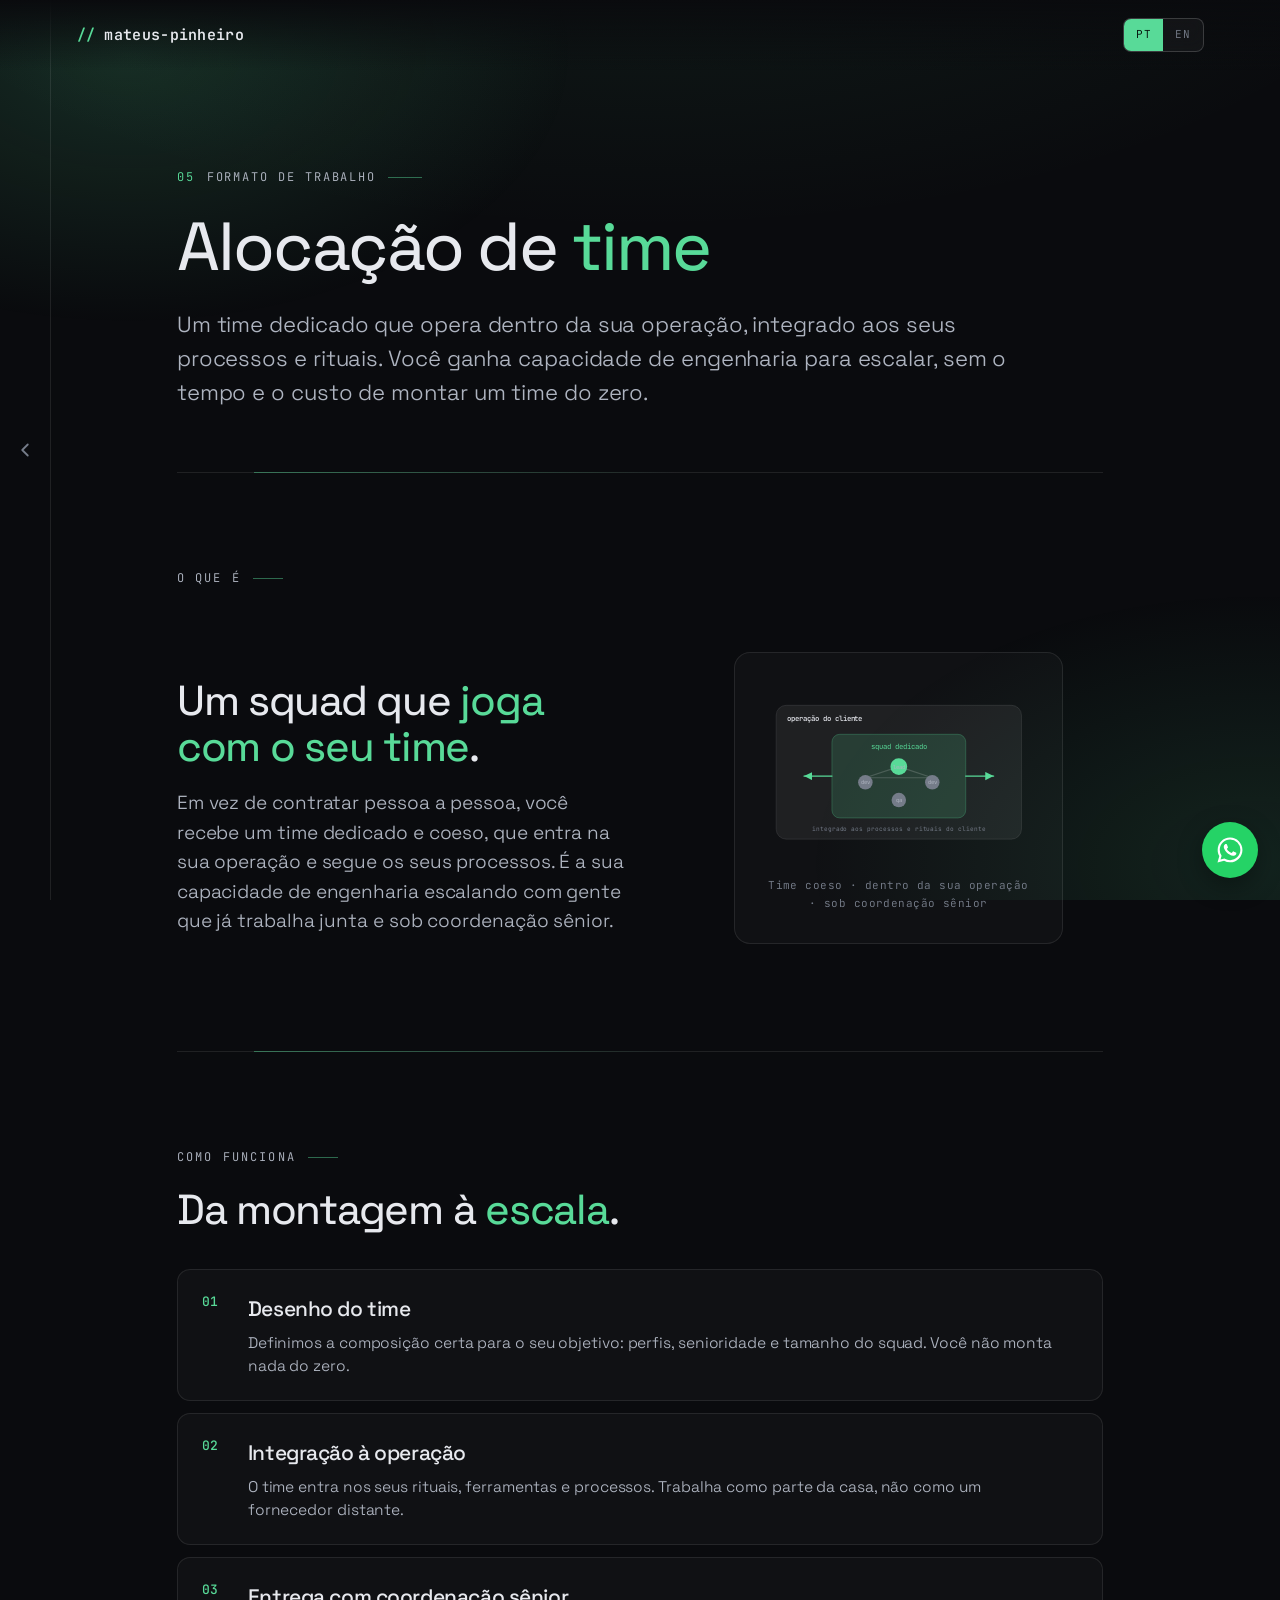
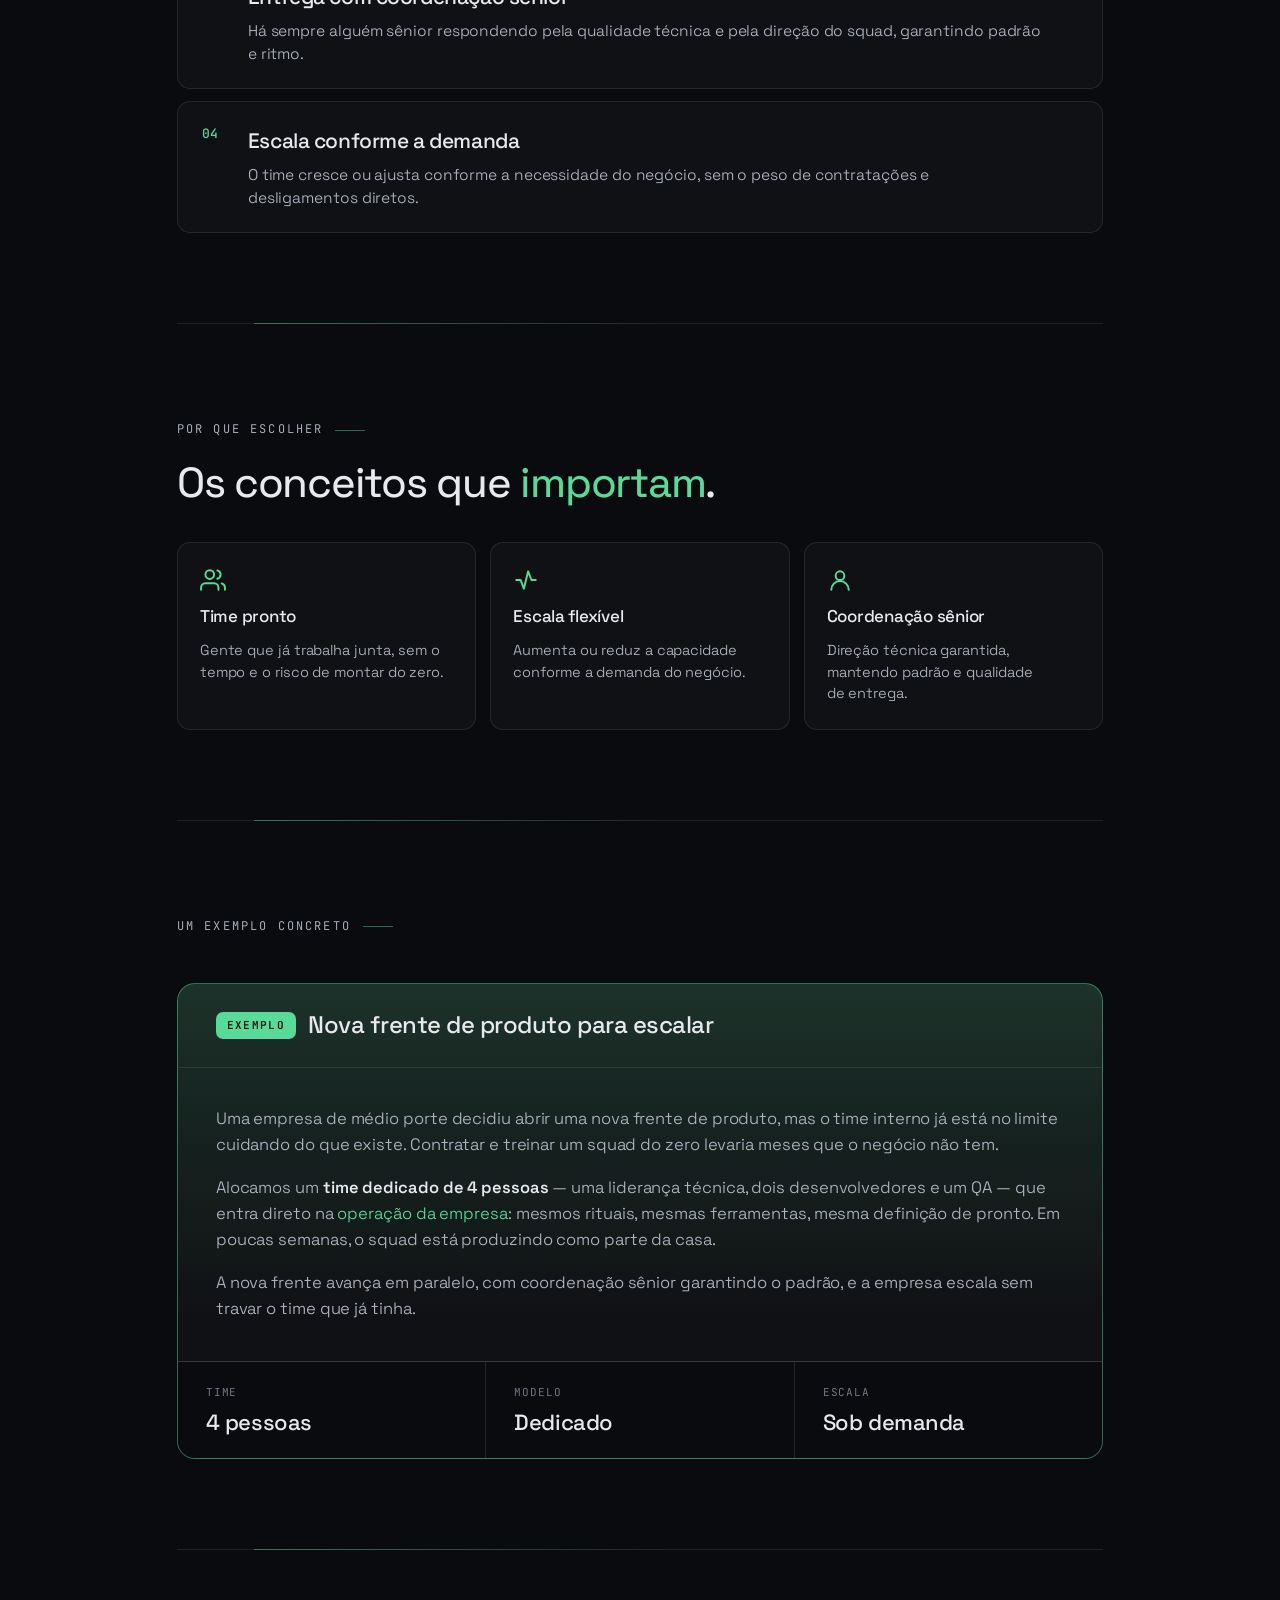
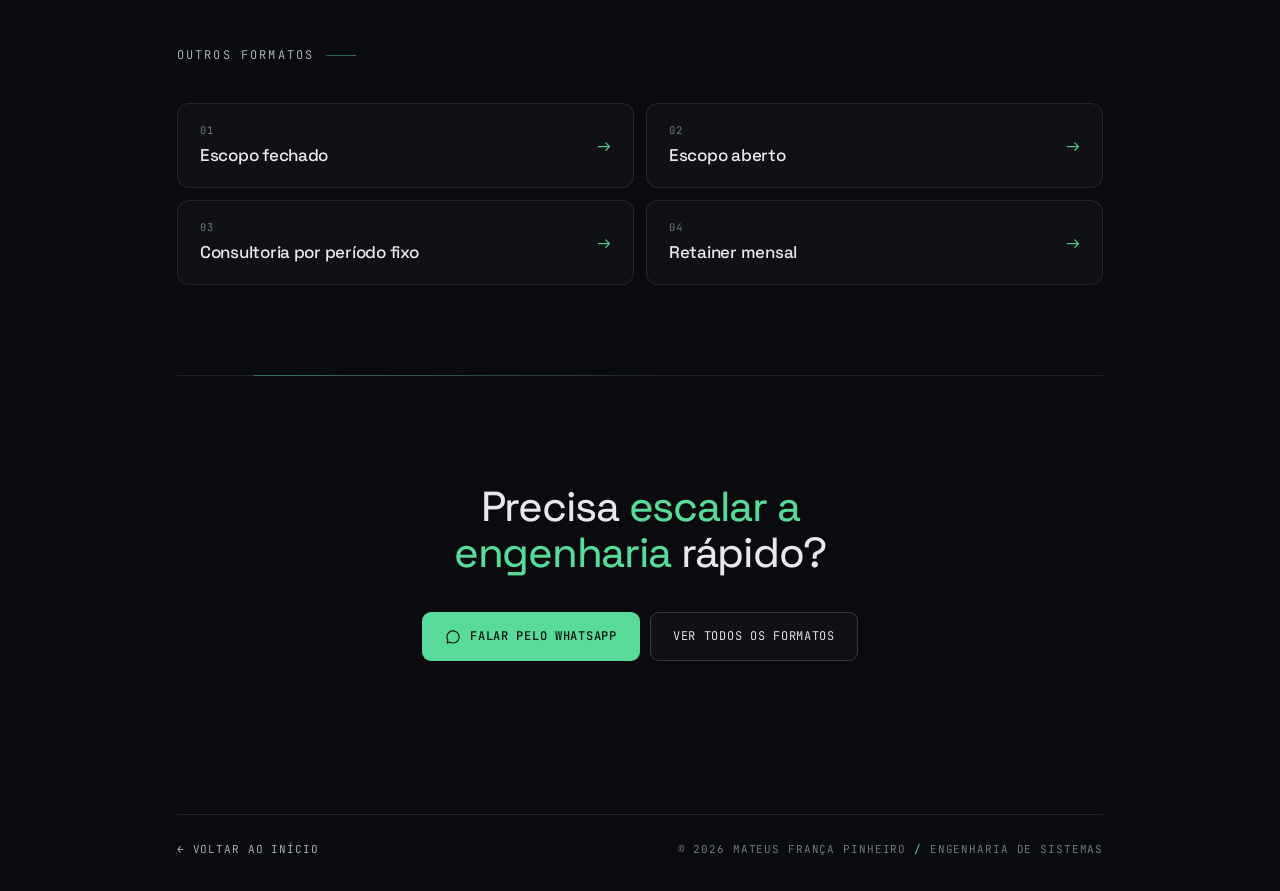
<file: formatos/alocacao-de-time.html>
<!doctype html>
<html lang="pt-BR">
<head>
<meta charset="utf-8">
<meta name="viewport" content="width=device-width, initial-scale=1">
<title>Alocação de time · Formatos de trabalho — Mateus Pinheiro</title>
<link rel="icon" href="../favicon.ico" sizes="any">
<meta name="description" content="Alocação de time: um time dedicado que opera dentro da operação do cliente, integrado aos processos, escalando a capacidade de engenharia.">
<meta name="theme-color" content="#0a0b0e">
<link rel="preconnect" href="https://fonts.googleapis.com">
<link rel="preconnect" href="https://fonts.gstatic.com" crossorigin>
<link href="https://fonts.googleapis.com/css2?family=Space+Grotesk:wght@300..700&family=JetBrains+Mono:wght@400;500;600&display=swap" rel="stylesheet">
<link rel="stylesheet" href="format.css">
</head>

<body class="lang-pt" data-accent="signal">
<div class="bg"></div>
<div class="fx"></div>

<a class="back-rail" href="../index.html#trabalhamos" aria-label="Voltar ao início" title="Voltar">
  <svg viewBox="0 0 24 24" fill="none" stroke="currentColor" stroke-width="2" stroke-linecap="round" stroke-linejoin="round" aria-hidden="true"><polyline points="15 18 9 12 15 6"></polyline></svg>
</a>

<div class="topbar">
  <a class="brand" href="../index.html"><span class="mk">//</span> mateus-pinheiro</a>
  <div class="topbar-right">
    <div class="lang-toggle" id="langToggle">
      <button data-lang="pt" class="active">PT</button>
      <button data-lang="en">EN</button>
    </div>
  </div>
</div>

<main class="wrap">

  <!-- ===== HERO ===== -->
  <header class="fmt-hero">
    <div class="fmt-eyebrow reveal"><span class="no">05</span><span class="pt">Formato de trabalho</span><span class="en">Engagement format</span></div>
    <h1 class="fmt-title reveal"><span class="pt">Alocação de <em>time</em></span><span class="en">Team <em>allocation</em></span></h1>
    <p class="fmt-lead reveal"><span class="pt">Um time dedicado que opera dentro da sua operação, integrado aos seus processos e rituais. Você ganha capacidade de engenharia para escalar, sem o tempo e o custo de montar um time do zero.</span><span class="en">A dedicated team that operates inside your operation, integrated into your processes and rituals. You gain engineering capacity to scale, without the time and cost of building a team from scratch.</span></p>
  </header>

  <!-- ===== O QUE É ===== -->
  <section class="sec">
    <div class="sec-eyebrow reveal"><span class="pt">O que é</span><span class="en">What it is</span></div>
    <div class="split">
      <div class="reveal">
        <h2 class="sec-h"><span class="pt">Um squad que <em>joga com o seu time</em>.</span><span class="en">A squad that <em>plays on your side</em>.</span></h2>
        <p class="sec-lead"><span class="pt">Em vez de contratar pessoa a pessoa, você recebe um time dedicado e coeso, que entra na sua operação e segue os seus processos. É a sua capacidade de engenharia escalando com gente que já trabalha junta e sob coordenação sênior.</span><span class="en">Instead of hiring person by person, you get a dedicated, cohesive team that joins your operation and follows your processes. It's your engineering capacity scaling with people who already work together, under senior coordination.</span></p>
      </div>
      <figure class="figure reveal">
        <svg viewBox="0 0 480 320" role="img" aria-label="Diagrama de alocação de time">
          <!-- client operation boundary -->
          <rect class="dg-box" x="20" y="40" width="440" height="240" rx="18"/>
          <text class="dg-label-strong" x="40" y="68" text-anchor="start"><tspan class="pt">operação do cliente</tspan><tspan class="en">client operation</tspan></text>

          <!-- dedicated squad cluster -->
          <rect class="dg-box-accent" x="120" y="92" width="240" height="150" rx="14"/>
          <text class="dg-label-accent" x="240" y="118" text-anchor="middle"><tspan class="pt">squad dedicado</tspan><tspan class="en">dedicated squad</tspan></text>

          <!-- role nodes connected -->
          <line class="dg-track" x1="180" y1="170" x2="240" y2="150"/>
          <line class="dg-track" x1="300" y1="170" x2="240" y2="150"/>
          <line class="dg-track" x1="180" y1="170" x2="300" y2="170"/>
          <circle class="dg-dot" cx="240" cy="150" r="15"/>
          <text class="dg-label" x="240" y="155" text-anchor="middle" style="font-size:10px">lead</text>
          <circle class="dg-dot-mute" cx="180" cy="178" r="13"/>
          <text class="dg-label" x="180" y="182" text-anchor="middle" style="font-size:10px">dev</text>
          <circle class="dg-dot-mute" cx="300" cy="178" r="13"/>
          <text class="dg-label" x="300" y="182" text-anchor="middle" style="font-size:10px">dev</text>
          <circle class="dg-dot-mute" cx="240" cy="210" r="13"/>
          <text class="dg-label" x="240" y="214" text-anchor="middle" style="font-size:10px">qa</text>

          <!-- integration arrows to operation -->
          <line class="dg-fill" x1="120" y1="167" x2="70" y2="167" marker-end="url(#ar5)"/>
          <line class="dg-fill" x1="360" y1="167" x2="410" y2="167" marker-end="url(#ar5)"/>
          <defs><marker id="ar5" markerWidth="9" markerHeight="9" refX="6" refY="3" orient="auto"><path d="M0 0 L6 3 L0 6 z" fill="var(--accent)"/></marker></defs>
          <text class="dg-axis" x="240" y="266" text-anchor="middle"><tspan class="pt">integrado aos processos e rituais do cliente</tspan><tspan class="en">integrated into the client's processes and rituals</tspan></text>
        </svg>
        <figcaption><span class="pt">Time coeso · dentro da sua operação · sob coordenação sênior</span><span class="en">A cohesive team · inside your operation · under senior coordination</span></figcaption>
      </figure>
    </div>
  </section>

  <!-- ===== COMO FUNCIONA ===== -->
  <section class="sec">
    <div class="sec-eyebrow reveal"><span class="pt">Como funciona</span><span class="en">How it works</span></div>
    <h2 class="sec-h reveal"><span class="pt">Da montagem à <em>escala</em>.</span><span class="en">From assembly to <em>scale</em>.</span></h2>
    <div class="flow">
      <div class="flow-item reveal">
        <h3><span class="pt">Desenho do time</span><span class="en">Team design</span></h3>
        <p><span class="pt">Definimos a composição certa para o seu objetivo: perfis, senioridade e tamanho do squad. Você não monta nada do zero.</span><span class="en">We define the right composition for your goal: profiles, seniority and squad size. You build nothing from scratch.</span></p>
      </div>
      <div class="flow-item reveal">
        <h3><span class="pt">Integração à operação</span><span class="en">Integration into the operation</span></h3>
        <p><span class="pt">O time entra nos seus rituais, ferramentas e processos. Trabalha como parte da casa, não como um fornecedor distante.</span><span class="en">The team joins your rituals, tools and processes. It works as part of the house, not as a distant vendor.</span></p>
      </div>
      <div class="flow-item reveal">
        <h3><span class="pt">Entrega com coordenação sênior</span><span class="en">Delivery under senior coordination</span></h3>
        <p><span class="pt">Há sempre alguém sênior respondendo pela qualidade técnica e pela direção do squad, garantindo padrão e ritmo.</span><span class="en">There is always a senior accountable for technical quality and the squad's direction, ensuring standard and pace.</span></p>
      </div>
      <div class="flow-item reveal">
        <h3><span class="pt">Escala conforme a demanda</span><span class="en">Scaling with demand</span></h3>
        <p><span class="pt">O time cresce ou ajusta conforme a necessidade do negócio, sem o peso de contratações e desligamentos diretos.</span><span class="en">The team grows or adjusts with the business need, without the burden of direct hires and layoffs.</span></p>
      </div>
    </div>
  </section>

  <!-- ===== CONCEITOS ===== -->
  <section class="sec">
    <div class="sec-eyebrow reveal"><span class="pt">Por que escolher</span><span class="en">Why choose it</span></div>
    <h2 class="sec-h reveal"><span class="pt">Os conceitos que <em>importam</em>.</span><span class="en">The concepts that <em>matter</em>.</span></h2>
    <div class="cards">
      <div class="card reveal">
        <svg class="ico" viewBox="0 0 24 24" fill="none" stroke="currentColor" stroke-width="1.8" stroke-linecap="round" stroke-linejoin="round"><path d="M17 21v-2a4 4 0 0 0-4-4H5a4 4 0 0 0-4 4v2"/><circle cx="9" cy="7" r="4"/><path d="M23 21v-2a4 4 0 0 0-3-3.87"/><path d="M16 3.13a4 4 0 0 1 0 7.75"/></svg>
        <h3><span class="pt">Time pronto</span><span class="en">A ready team</span></h3>
        <p><span class="pt">Gente que já trabalha junta, sem o tempo e o risco de montar do zero.</span><span class="en">People who already work together, without the time and risk of starting from scratch.</span></p>
      </div>
      <div class="card reveal">
        <svg class="ico" viewBox="0 0 24 24" fill="none" stroke="currentColor" stroke-width="1.8" stroke-linecap="round" stroke-linejoin="round"><path d="M3 12h4l3 8 4-16 3 8h4"/></svg>
        <h3><span class="pt">Escala flexível</span><span class="en">Flexible scale</span></h3>
        <p><span class="pt">Aumenta ou reduz a capacidade conforme a demanda do negócio.</span><span class="en">Increase or reduce capacity according to business demand.</span></p>
      </div>
      <div class="card reveal">
        <svg class="ico" viewBox="0 0 24 24" fill="none" stroke="currentColor" stroke-width="1.8" stroke-linecap="round" stroke-linejoin="round"><circle cx="12" cy="8" r="4"/><path d="M4 21a8 8 0 0 1 16 0"/></svg>
        <h3><span class="pt">Coordenação sênior</span><span class="en">Senior coordination</span></h3>
        <p><span class="pt">Direção técnica garantida, mantendo padrão e qualidade de entrega.</span><span class="en">Guaranteed technical direction, keeping delivery standard and quality.</span></p>
      </div>
    </div>
  </section>

  <!-- ===== EXEMPLO ===== -->
  <section class="sec">
    <div class="sec-eyebrow reveal"><span class="pt">Um exemplo concreto</span><span class="en">A concrete example</span></div>
    <div class="example reveal">
      <div class="example-head">
        <span class="example-tag"><span class="pt">Exemplo</span><span class="en">Example</span></span>
        <span class="example-title"><span class="pt">Nova frente de produto para escalar</span><span class="en">A new product front to scale</span></span>
      </div>
      <div class="example-body">
        <p><span class="pt">Uma empresa de médio porte decidiu abrir uma nova frente de produto, mas o time interno já está no limite cuidando do que existe. Contratar e treinar um squad do zero levaria meses que o negócio não tem.</span><span class="en">A mid-sized company decided to open a new product front, but the internal team is already at its limit handling what exists. Hiring and training a squad from scratch would take months the business doesn't have.</span></p>
        <p><span class="pt">Alocamos um <strong>time dedicado de 4 pessoas</strong> — uma liderança técnica, dois desenvolvedores e um QA — que entra direto na <span class="accent">operação da empresa</span>: mesmos rituais, mesmas ferramentas, mesma definição de pronto. Em poucas semanas, o squad está produzindo como parte da casa.</span><span class="en">We allocate a <strong>dedicated team of 4 people</strong> — a tech lead, two developers and a QA — that plugs straight into the <span class="accent">company's operation</span>: same rituals, same tools, same definition of done. Within a few weeks, the squad is producing as part of the house.</span></p>
        <p><span class="pt">A nova frente avança em paralelo, com coordenação sênior garantindo o padrão, e a empresa escala sem travar o time que já tinha.</span><span class="en">The new front advances in parallel, with senior coordination ensuring the standard, and the company scales without stalling the team it already had.</span></p>
      </div>
      <div class="example-grid">
        <div class="cell"><div class="k"><span class="pt">Time</span><span class="en">Team</span></div><div class="v"><span class="pt">4 pessoas</span><span class="en">4 people</span></div></div>
        <div class="cell"><div class="k"><span class="pt">Modelo</span><span class="en">Model</span></div><div class="v"><span class="pt">Dedicado</span><span class="en">Dedicated</span></div></div>
        <div class="cell"><div class="k"><span class="pt">Escala</span><span class="en">Scale</span></div><div class="v"><span class="pt">Sob demanda</span><span class="en">On demand</span></div></div>
      </div>
    </div>
  </section>

  <!-- ===== OUTROS FORMATOS ===== -->
  <section class="sec">
    <div class="sec-eyebrow reveal"><span class="pt">Outros formatos</span><span class="en">Other formats</span></div>
    <div class="others">
      <a class="other reveal" href="escopo-fechado.html"><span class="ol"><span class="ok">01</span><span class="ov"><span class="pt">Escopo fechado</span><span class="en">Fixed scope</span></span></span><span class="arr">→</span></a>
      <a class="other reveal" href="escopo-aberto.html"><span class="ol"><span class="ok">02</span><span class="ov"><span class="pt">Escopo aberto</span><span class="en">Open scope</span></span></span><span class="arr">→</span></a>
      <a class="other reveal" href="consultoria.html"><span class="ol"><span class="ok">03</span><span class="ov"><span class="pt">Consultoria por período fixo</span><span class="en">Fixed-term consulting</span></span></span><span class="arr">→</span></a>
      <a class="other reveal" href="retainer-mensal.html"><span class="ol"><span class="ok">04</span><span class="ov"><span class="pt">Retainer mensal</span><span class="en">Monthly retainer</span></span></span><span class="arr">→</span></a>
    </div>
  </section>

  <!-- ===== CTA ===== -->
  <section class="sec cta">
    <h2 class="sec-h reveal" style="margin-left:auto;margin-right:auto;max-width:24ch;"><span class="pt">Precisa <em>escalar a engenharia</em> rápido?</span><span class="en">Need to <em>scale engineering</em> fast?</span></h2>
    <nav class="links reveal">
      <a class="btn primary" href="https://wa.me/5511999498491?text=Ol%C3%A1%20Mateus%2C%20tenho%20interesse%20no%20formato%20de%20aloca%C3%A7%C3%A3o%20de%20time." target="_blank" rel="noopener">
        <svg class="ic" viewBox="0 0 24 24" fill="currentColor"><path d="M19.05 4.91A9.82 9.82 0 0 0 12.04 2C6.58 2 2.13 6.45 2.13 11.91c0 1.75.46 3.45 1.32 4.95L2 22l5.25-1.38a9.9 9.9 0 0 0 4.79 1.22h.01c5.46 0 9.91-4.45 9.91-9.91 0-2.65-1.03-5.14-2.91-7.02zM12.05 20.1h-.01a8.2 8.2 0 0 1-4.18-1.15l-.3-.18-3.12.82.83-3.04-.2-.31a8.2 8.2 0 0 1-1.26-4.36c0-4.54 3.7-8.24 8.25-8.24a8.2 8.2 0 0 1 5.83 2.42 8.2 8.2 0 0 1 2.41 5.83c0 4.54-3.7 8.24-8.25 8.24z"/></svg>
        <span class="pt">Falar pelo WhatsApp</span><span class="en">Talk on WhatsApp</span>
      </a>
      <a class="btn" href="../index.html#trabalhamos"><span class="pt">Ver todos os formatos</span><span class="en">See all formats</span></a>
    </nav>
  </section>

  <footer class="foot">
    <div><a href="../index.html"><span class="pt">← Voltar ao início</span><span class="en">← Back to home</span></a></div>
    <div>© 2026 Mateus&nbsp;França&nbsp;Pinheiro <span class="dot">/</span> <span class="pt">engenharia de sistemas</span><span class="en">systems engineering</span></div>
  </footer>
</main>

<a class="wa-fab" id="waFab" href="https://wa.me/5511999498491?text=Ol%C3%A1%20Mateus%2C%20vi%20seu%20site%20e%20gostaria%20de%20conversar." data-phone="5511999498491" data-pt="Olá Mateus, tenho interesse no formato de alocação de time." data-en="Hi Mateus, I'm interested in the team allocation format." target="_blank" rel="noopener" aria-label="WhatsApp">
  <svg viewBox="0 0 24 24" fill="currentColor" aria-hidden="true"><path d="M19.05 4.91A9.82 9.82 0 0 0 12.04 2C6.58 2 2.13 6.45 2.13 11.91c0 1.75.46 3.45 1.32 4.95L2 22l5.25-1.38a9.9 9.9 0 0 0 4.79 1.22h.01c5.46 0 9.91-4.45 9.91-9.91 0-2.65-1.03-5.14-2.91-7.02zM12.05 20.1h-.01a8.2 8.2 0 0 1-4.18-1.15l-.3-.18-3.12.82.83-3.04-.2-.31a8.2 8.2 0 0 1-1.26-4.36c0-4.54 3.7-8.24 8.25-8.24a8.2 8.2 0 0 1 5.83 2.42 8.2 8.2 0 0 1 2.41 5.83c0 4.54-3.7 8.24-8.25 8.24zm4.52-6.16c-.25-.12-1.47-.72-1.69-.81-.23-.08-.39-.12-.56.12-.16.25-.64.81-.78.97-.14.17-.29.19-.54.06-.25-.12-1.05-.39-1.99-1.23-.74-.66-1.23-1.47-1.38-1.72-.14-.25-.02-.38.11-.51.11-.11.25-.29.37-.43.12-.14.16-.25.25-.41.08-.17.04-.31-.02-.43-.06-.12-.56-1.34-.76-1.84-.2-.48-.41-.42-.56-.43-.14-.01-.31-.01-.48-.01-.17 0-.43.06-.66.31-.23.25-.86.85-.86 2.07 0 1.22.89 2.4 1.01 2.56.12.17 1.75 2.67 4.23 3.74.59.26 1.05.41 1.41.52.59.19 1.13.16 1.56.1.48-.07 1.47-.6 1.68-1.18.21-.58.21-1.07.14-1.18-.06-.11-.22-.17-.47-.29z"/></svg>
</a>

<script src="format.js"></script>
</body>
</html>
</file>
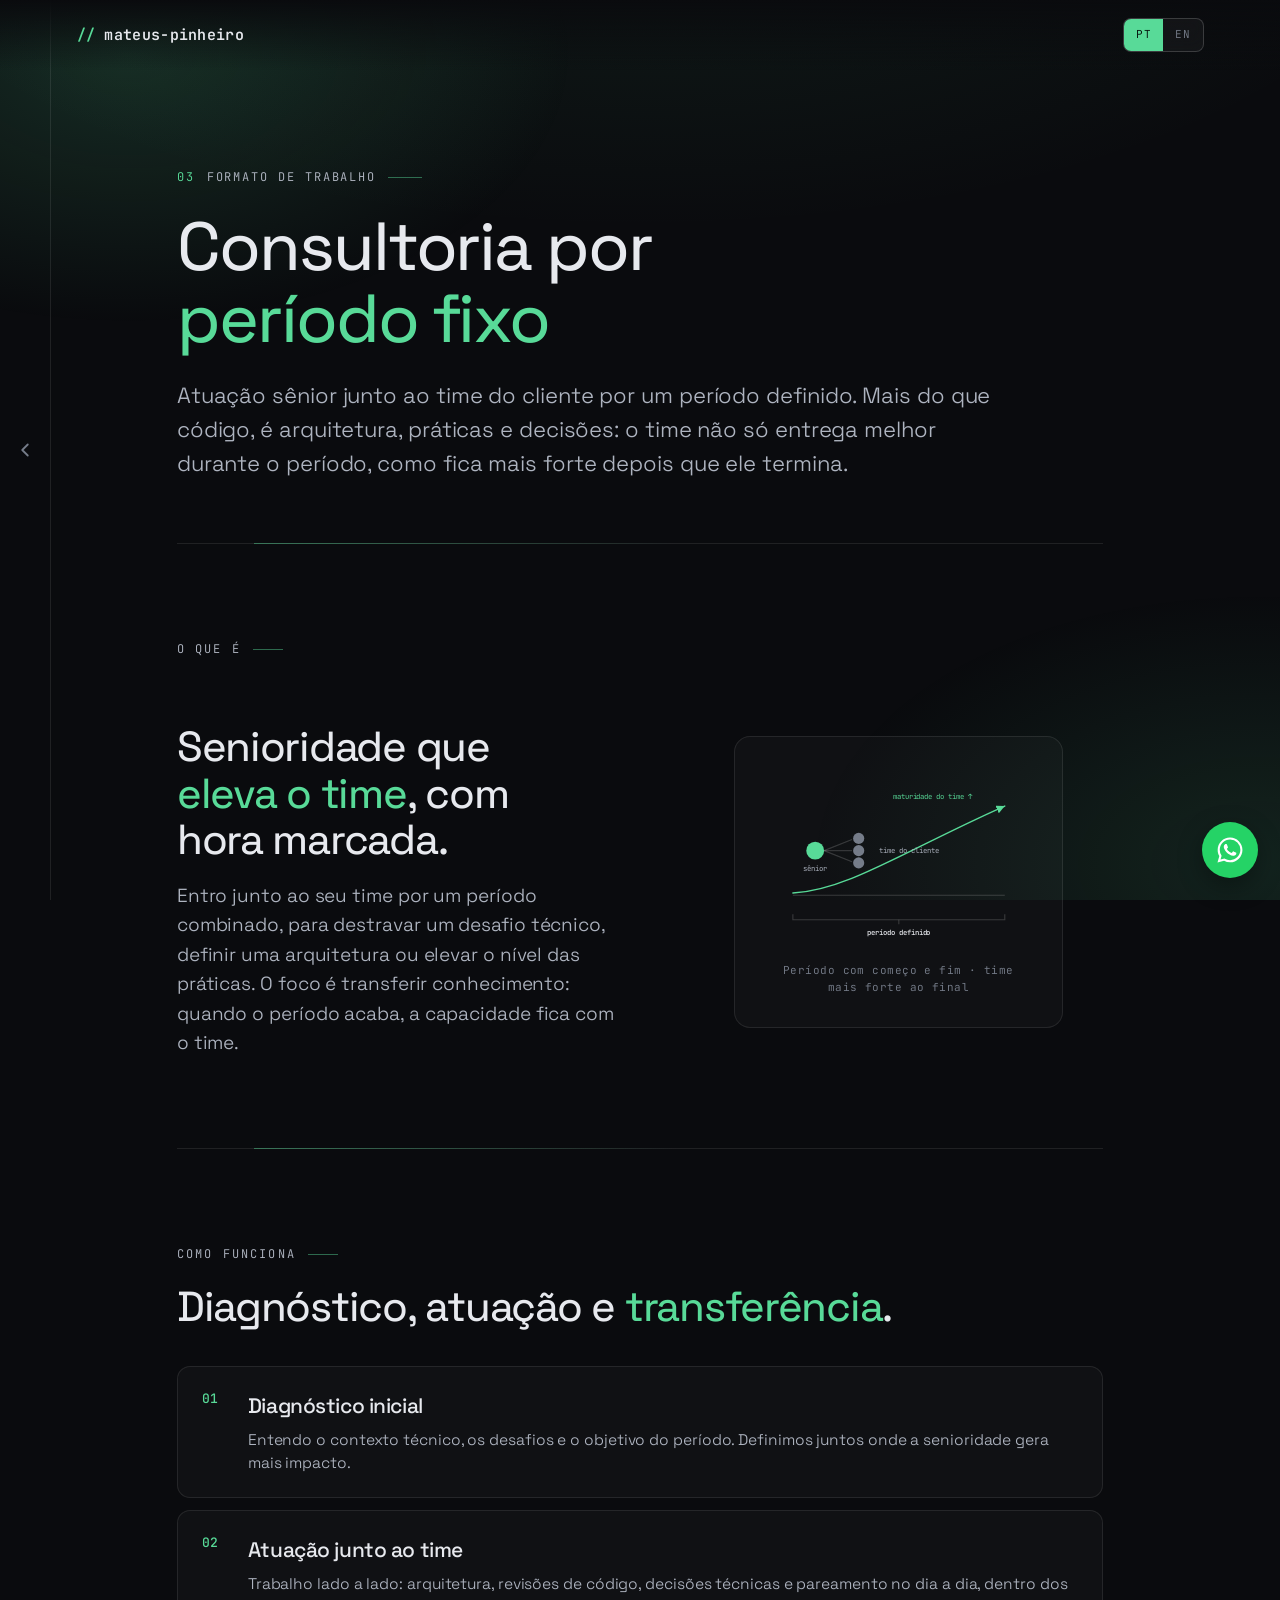
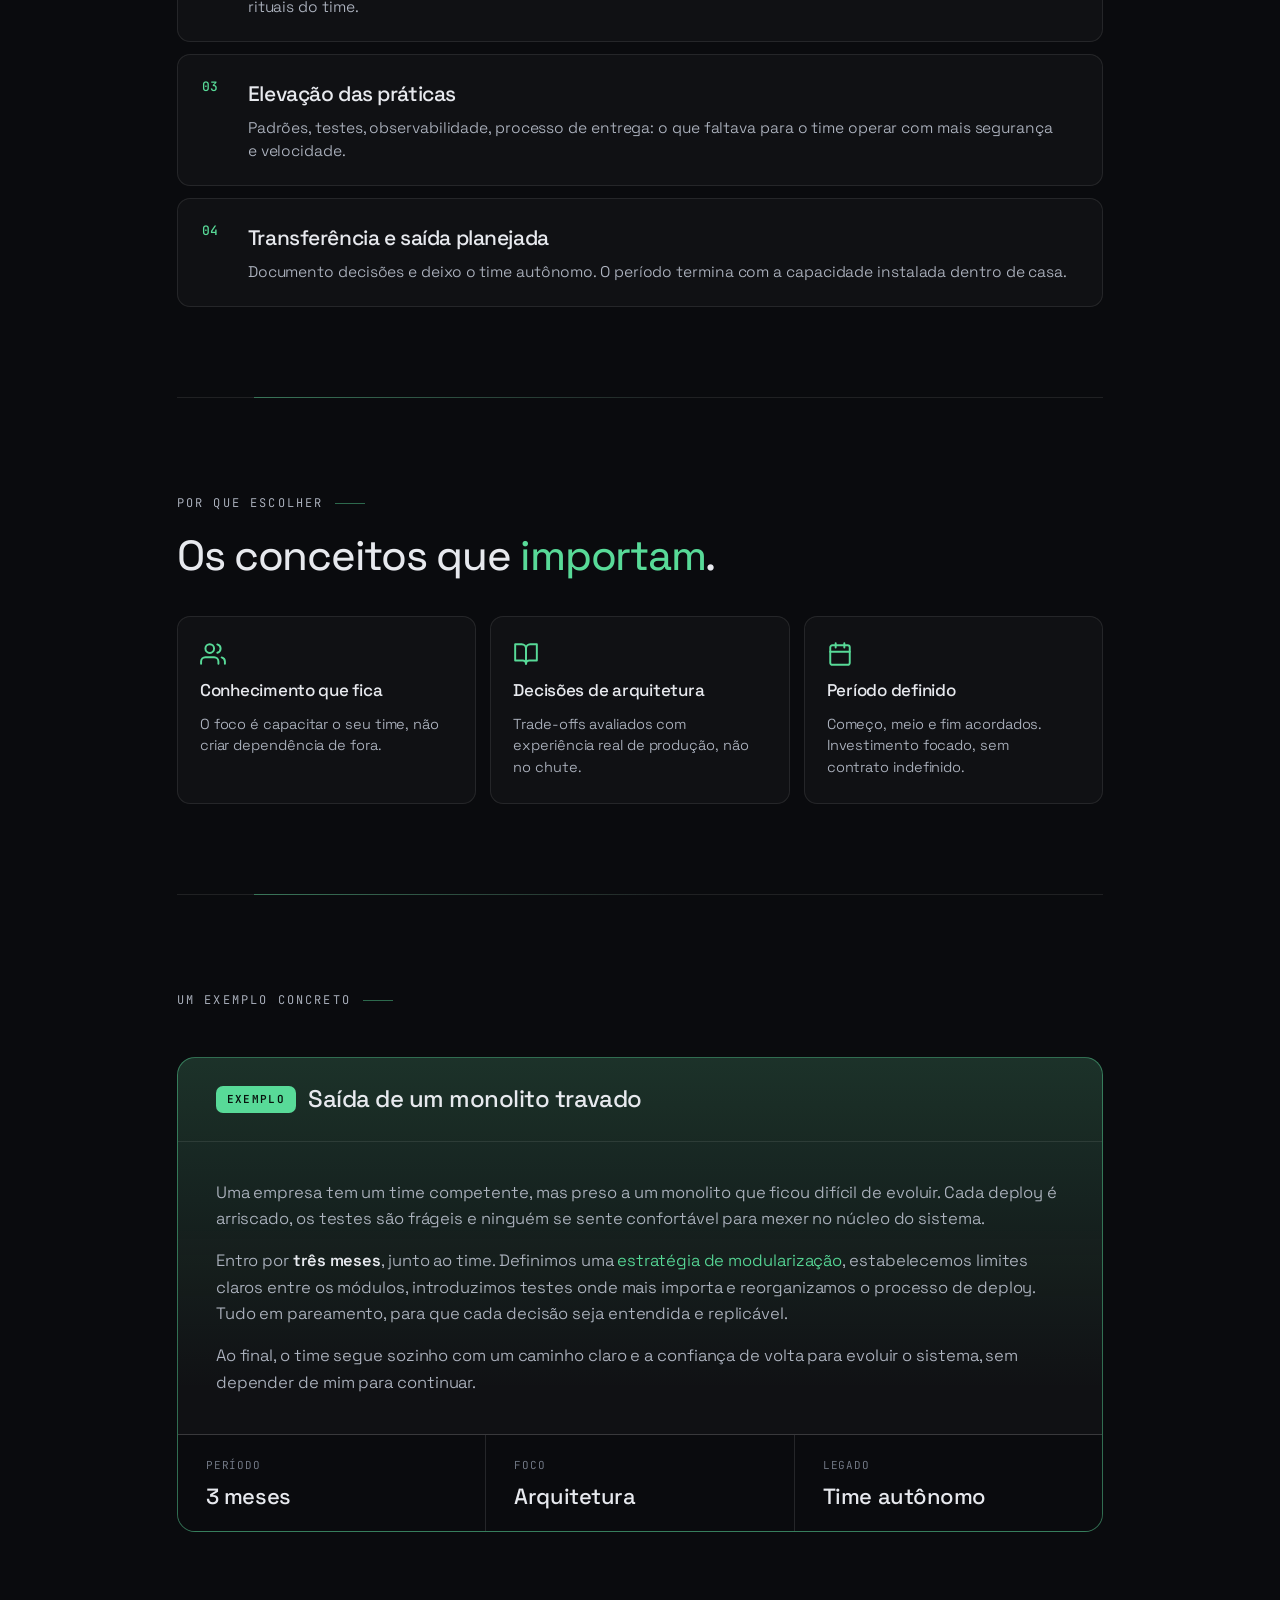
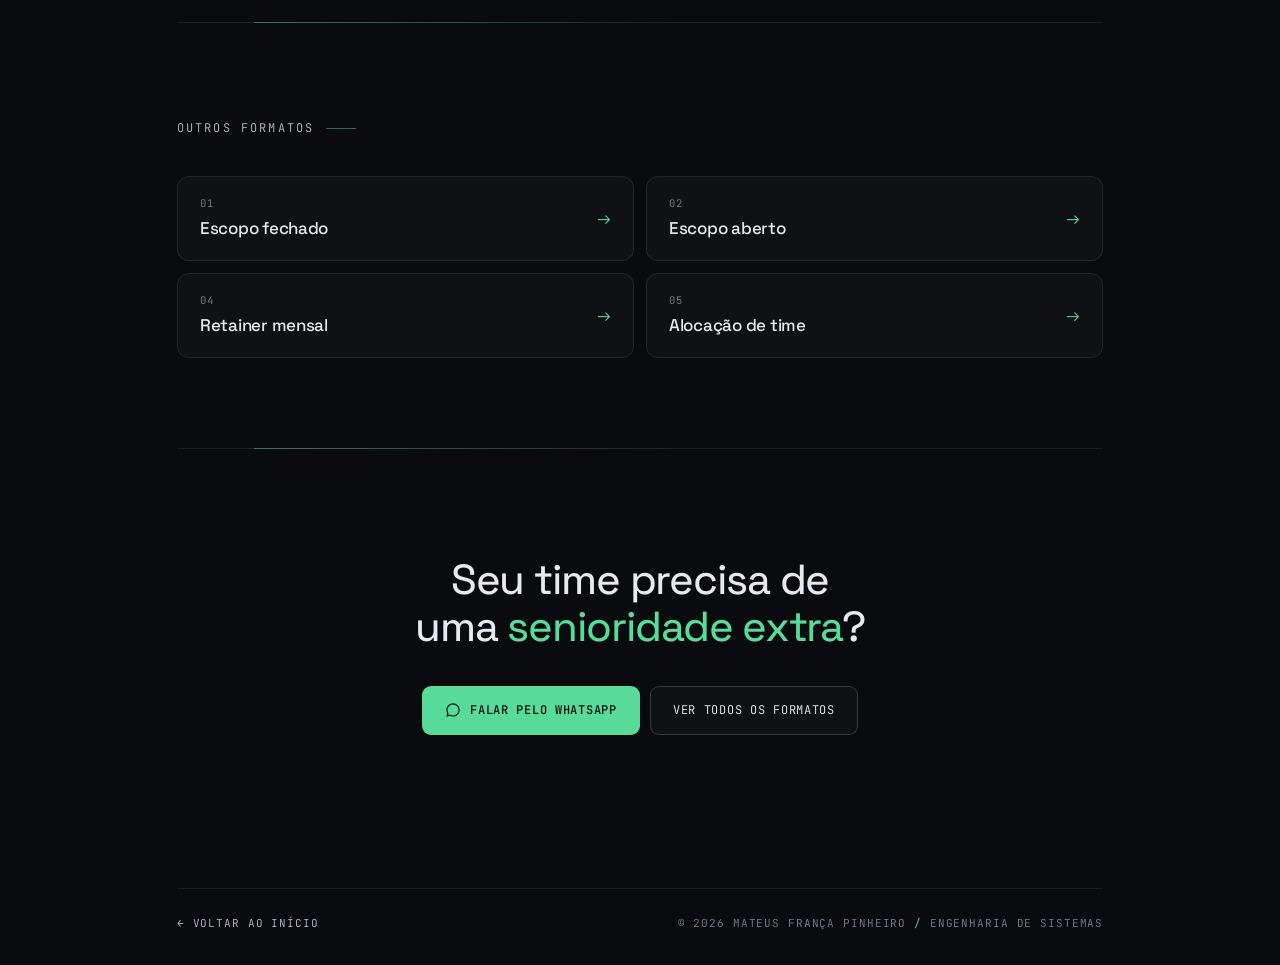
<file: formatos/consultoria.html>
<!doctype html>
<html lang="pt-BR">
<head>
<meta charset="utf-8">
<meta name="viewport" content="width=device-width, initial-scale=1">
<title>Consultoria por período fixo · Formatos de trabalho — Mateus Pinheiro</title>
<link rel="icon" href="../favicon.ico" sizes="any">
<meta name="description" content="Consultoria por período fixo: atuação sênior junto ao time do cliente por um período definido, elevando arquitetura, práticas e maturidade.">
<meta name="theme-color" content="#0a0b0e">
<link rel="preconnect" href="https://fonts.googleapis.com">
<link rel="preconnect" href="https://fonts.gstatic.com" crossorigin>
<link href="https://fonts.googleapis.com/css2?family=Space+Grotesk:wght@300..700&family=JetBrains+Mono:wght@400;500;600&display=swap" rel="stylesheet">
<link rel="stylesheet" href="format.css">
</head>

<body class="lang-pt" data-accent="signal">
<div class="bg"></div>
<div class="fx"></div>

<a class="back-rail" href="../index.html#trabalhamos" aria-label="Voltar ao início" title="Voltar">
  <svg viewBox="0 0 24 24" fill="none" stroke="currentColor" stroke-width="2" stroke-linecap="round" stroke-linejoin="round" aria-hidden="true"><polyline points="15 18 9 12 15 6"></polyline></svg>
</a>

<div class="topbar">
  <a class="brand" href="../index.html"><span class="mk">//</span> mateus-pinheiro</a>
  <div class="topbar-right">
    <div class="lang-toggle" id="langToggle">
      <button data-lang="pt" class="active">PT</button>
      <button data-lang="en">EN</button>
    </div>
  </div>
</div>

<main class="wrap">

  <!-- ===== HERO ===== -->
  <header class="fmt-hero">
    <div class="fmt-eyebrow reveal"><span class="no">03</span><span class="pt">Formato de trabalho</span><span class="en">Engagement format</span></div>
    <h1 class="fmt-title reveal"><span class="pt">Consultoria por <em>período fixo</em></span><span class="en">Fixed-term <em>consulting</em></span></h1>
    <p class="fmt-lead reveal"><span class="pt">Atuação sênior junto ao time do cliente por um período definido. Mais do que código, é arquitetura, práticas e decisões: o time não só entrega melhor durante o período, como fica mais forte depois que ele termina.</span><span class="en">Senior work alongside the client's team for a defined period. More than code, it's architecture, practices and decisions: the team not only delivers better during the period, it stays stronger after it ends.</span></p>
  </header>

  <!-- ===== O QUE É ===== -->
  <section class="sec">
    <div class="sec-eyebrow reveal"><span class="pt">O que é</span><span class="en">What it is</span></div>
    <div class="split">
      <div class="reveal">
        <h2 class="sec-h"><span class="pt">Senioridade que <em>eleva o time</em>, com hora marcada.</span><span class="en">Seniority that <em>lifts the team</em>, with a set end date.</span></h2>
        <p class="sec-lead"><span class="pt">Entro junto ao seu time por um período combinado, para destravar um desafio técnico, definir uma arquitetura ou elevar o nível das práticas. O foco é transferir conhecimento: quando o período acaba, a capacidade fica com o time.</span><span class="en">I join your team for an agreed period to unlock a technical challenge, define an architecture or raise the level of practices. The focus is knowledge transfer: when the period ends, the capability stays with the team.</span></p>
      </div>
      <figure class="figure reveal">
        <svg viewBox="0 0 480 320" role="img" aria-label="Diagrama de consultoria por período fixo">
          <!-- growth curve -->
          <path class="dg-track" d="M50 230 H430"/>
          <path class="dg-fill" d="M50 226 C 150 220, 250 150, 430 70" marker-end="url(#ar3)"/>
          <defs><marker id="ar3" markerWidth="9" markerHeight="9" refX="6" refY="3" orient="auto"><path d="M0 0 L6 3 L0 6 z" fill="var(--accent)"/></marker></defs>
          <text class="dg-label-accent" x="300" y="58" text-anchor="middle"><tspan class="pt">maturidade do time ↑</tspan><tspan class="en">team maturity ↑</tspan></text>

          <!-- senior node + team -->
          <circle class="dg-dot" cx="90" cy="150" r="16"/>
          <text class="dg-label" x="90" y="186" text-anchor="middle"><tspan class="pt">sênior</tspan><tspan class="en">senior</tspan></text>
          <line class="dg-track" x1="106" y1="150" x2="156" y2="130"/>
          <line class="dg-track" x1="106" y1="150" x2="156" y2="150"/>
          <line class="dg-track" x1="106" y1="150" x2="156" y2="170"/>
          <circle class="dg-dot-mute" cx="168" cy="128" r="10"/>
          <circle class="dg-dot-mute" cx="168" cy="150" r="10"/>
          <circle class="dg-dot-mute" cx="168" cy="172" r="10"/>
          <text class="dg-label" x="205" y="154" text-anchor="start"><tspan class="pt">time do cliente</tspan><tspan class="en">client team</tspan></text>

          <!-- fixed period bracket -->
          <path class="dg-track" d="M50 264 V274 H430 V264"/>
          <line class="dg-track" x1="240" y1="274" x2="240" y2="282"/>
          <text class="dg-label-strong" x="240" y="302" text-anchor="middle"><tspan class="pt">período definido</tspan><tspan class="en">defined period</tspan></text>
        </svg>
        <figcaption><span class="pt">Período com começo e fim · time mais forte ao final</span><span class="en">A period with a start and end · a stronger team at the close</span></figcaption>
      </figure>
    </div>
  </section>

  <!-- ===== COMO FUNCIONA ===== -->
  <section class="sec">
    <div class="sec-eyebrow reveal"><span class="pt">Como funciona</span><span class="en">How it works</span></div>
    <h2 class="sec-h reveal"><span class="pt">Diagnóstico, atuação e <em>transferência</em>.</span><span class="en">Diagnosis, hands-on work and <em>handover</em>.</span></h2>
    <div class="flow">
      <div class="flow-item reveal">
        <h3><span class="pt">Diagnóstico inicial</span><span class="en">Initial diagnosis</span></h3>
        <p><span class="pt">Entendo o contexto técnico, os desafios e o objetivo do período. Definimos juntos onde a senioridade gera mais impacto.</span><span class="en">I understand the technical context, the challenges and the goal of the period. Together we define where seniority generates the most impact.</span></p>
      </div>
      <div class="flow-item reveal">
        <h3><span class="pt">Atuação junto ao time</span><span class="en">Working alongside the team</span></h3>
        <p><span class="pt">Trabalho lado a lado: arquitetura, revisões de código, decisões técnicas e pareamento no dia a dia, dentro dos rituais do time.</span><span class="en">I work side by side: architecture, code reviews, technical decisions and day-to-day pairing, inside the team's own rituals.</span></p>
      </div>
      <div class="flow-item reveal">
        <h3><span class="pt">Elevação das práticas</span><span class="en">Raising the practices</span></h3>
        <p><span class="pt">Padrões, testes, observabilidade, processo de entrega: o que faltava para o time operar com mais segurança e velocidade.</span><span class="en">Standards, tests, observability, delivery process: whatever was missing for the team to operate with more safety and speed.</span></p>
      </div>
      <div class="flow-item reveal">
        <h3><span class="pt">Transferência e saída planejada</span><span class="en">Handover and planned exit</span></h3>
        <p><span class="pt">Documento decisões e deixo o time autônomo. O período termina com a capacidade instalada dentro de casa.</span><span class="en">I document decisions and leave the team autonomous. The period ends with the capability installed in-house.</span></p>
      </div>
    </div>
  </section>

  <!-- ===== CONCEITOS ===== -->
  <section class="sec">
    <div class="sec-eyebrow reveal"><span class="pt">Por que escolher</span><span class="en">Why choose it</span></div>
    <h2 class="sec-h reveal"><span class="pt">Os conceitos que <em>importam</em>.</span><span class="en">The concepts that <em>matter</em>.</span></h2>
    <div class="cards">
      <div class="card reveal">
        <svg class="ico" viewBox="0 0 24 24" fill="none" stroke="currentColor" stroke-width="1.8" stroke-linecap="round" stroke-linejoin="round"><path d="M17 21v-2a4 4 0 0 0-4-4H5a4 4 0 0 0-4 4v2"/><circle cx="9" cy="7" r="4"/><path d="M23 21v-2a4 4 0 0 0-3-3.87"/><path d="M16 3.13a4 4 0 0 1 0 7.75"/></svg>
        <h3><span class="pt">Conhecimento que fica</span><span class="en">Knowledge that stays</span></h3>
        <p><span class="pt">O foco é capacitar o seu time, não criar dependência de fora.</span><span class="en">The focus is enabling your team, not creating outside dependency.</span></p>
      </div>
      <div class="card reveal">
        <svg class="ico" viewBox="0 0 24 24" fill="none" stroke="currentColor" stroke-width="1.8" stroke-linecap="round" stroke-linejoin="round"><path d="M2 3h6a4 4 0 0 1 4 4v14a3 3 0 0 0-3-3H2z"/><path d="M22 3h-6a4 4 0 0 0-4 4v14a3 3 0 0 1 3-3h7z"/></svg>
        <h3><span class="pt">Decisões de arquitetura</span><span class="en">Architecture decisions</span></h3>
        <p><span class="pt">Trade-offs avaliados com experiência real de produção, não no chute.</span><span class="en">Trade-offs weighed with real production experience, not guesswork.</span></p>
      </div>
      <div class="card reveal">
        <svg class="ico" viewBox="0 0 24 24" fill="none" stroke="currentColor" stroke-width="1.8" stroke-linecap="round" stroke-linejoin="round"><rect x="3" y="4" width="18" height="18" rx="2"/><path d="M16 2v4M8 2v4M3 10h18"/></svg>
        <h3><span class="pt">Período definido</span><span class="en">Defined period</span></h3>
        <p><span class="pt">Começo, meio e fim acordados. Investimento focado, sem contrato indefinido.</span><span class="en">An agreed start, middle and end. A focused investment, no open-ended contract.</span></p>
      </div>
    </div>
  </section>

  <!-- ===== EXEMPLO ===== -->
  <section class="sec">
    <div class="sec-eyebrow reveal"><span class="pt">Um exemplo concreto</span><span class="en">A concrete example</span></div>
    <div class="example reveal">
      <div class="example-head">
        <span class="example-tag"><span class="pt">Exemplo</span><span class="en">Example</span></span>
        <span class="example-title"><span class="pt">Saída de um monolito travado</span><span class="en">Breaking out of a stuck monolith</span></span>
      </div>
      <div class="example-body">
        <p><span class="pt">Uma empresa tem um time competente, mas preso a um monolito que ficou difícil de evoluir. Cada deploy é arriscado, os testes são frágeis e ninguém se sente confortável para mexer no núcleo do sistema.</span><span class="en">A company has a capable team, but it's stuck with a monolith that became hard to evolve. Every deploy is risky, the tests are fragile and nobody feels comfortable touching the system's core.</span></p>
        <p><span class="pt">Entro por <strong>três meses</strong>, junto ao time. Definimos uma <span class="accent">estratégia de modularização</span>, estabelecemos limites claros entre os módulos, introduzimos testes onde mais importa e reorganizamos o processo de deploy. Tudo em pareamento, para que cada decisão seja entendida e replicável.</span><span class="en">I join for <strong>three months</strong>, alongside the team. We define a <span class="accent">modularization strategy</span>, set clear boundaries between modules, introduce tests where they matter most and reorganize the deploy process. All in pairing, so each decision is understood and repeatable.</span></p>
        <p><span class="pt">Ao final, o time segue sozinho com um caminho claro e a confiança de volta para evoluir o sistema, sem depender de mim para continuar.</span><span class="en">By the end, the team carries on alone with a clear path and the confidence back to evolve the system, without depending on me to continue.</span></p>
      </div>
      <div class="example-grid">
        <div class="cell"><div class="k"><span class="pt">Período</span><span class="en">Period</span></div><div class="v"><span class="pt">3 meses</span><span class="en">3 months</span></div></div>
        <div class="cell"><div class="k"><span class="pt">Foco</span><span class="en">Focus</span></div><div class="v"><span class="pt">Arquitetura</span><span class="en">Architecture</span></div></div>
        <div class="cell"><div class="k"><span class="pt">Legado</span><span class="en">Legacy</span></div><div class="v"><span class="pt">Time autônomo</span><span class="en">Autonomous team</span></div></div>
      </div>
    </div>
  </section>

  <!-- ===== OUTROS FORMATOS ===== -->
  <section class="sec">
    <div class="sec-eyebrow reveal"><span class="pt">Outros formatos</span><span class="en">Other formats</span></div>
    <div class="others">
      <a class="other reveal" href="escopo-fechado.html"><span class="ol"><span class="ok">01</span><span class="ov"><span class="pt">Escopo fechado</span><span class="en">Fixed scope</span></span></span><span class="arr">→</span></a>
      <a class="other reveal" href="escopo-aberto.html"><span class="ol"><span class="ok">02</span><span class="ov"><span class="pt">Escopo aberto</span><span class="en">Open scope</span></span></span><span class="arr">→</span></a>
      <a class="other reveal" href="retainer-mensal.html"><span class="ol"><span class="ok">04</span><span class="ov"><span class="pt">Retainer mensal</span><span class="en">Monthly retainer</span></span></span><span class="arr">→</span></a>
      <a class="other reveal" href="alocacao-de-time.html"><span class="ol"><span class="ok">05</span><span class="ov"><span class="pt">Alocação de time</span><span class="en">Team allocation</span></span></span><span class="arr">→</span></a>
    </div>
  </section>

  <!-- ===== CTA ===== -->
  <section class="sec cta">
    <h2 class="sec-h reveal" style="margin-left:auto;margin-right:auto;max-width:24ch;"><span class="pt">Seu time precisa de uma <em>senioridade extra</em>?</span><span class="en">Does your team need <em>extra seniority</em>?</span></h2>
    <nav class="links reveal">
      <a class="btn primary" href="https://wa.me/5511999498491?text=Ol%C3%A1%20Mateus%2C%20tenho%20interesse%20no%20formato%20de%20consultoria%20por%20per%C3%ADodo%20fixo." target="_blank" rel="noopener">
        <svg class="ic" viewBox="0 0 24 24" fill="currentColor"><path d="M19.05 4.91A9.82 9.82 0 0 0 12.04 2C6.58 2 2.13 6.45 2.13 11.91c0 1.75.46 3.45 1.32 4.95L2 22l5.25-1.38a9.9 9.9 0 0 0 4.79 1.22h.01c5.46 0 9.91-4.45 9.91-9.91 0-2.65-1.03-5.14-2.91-7.02zM12.05 20.1h-.01a8.2 8.2 0 0 1-4.18-1.15l-.3-.18-3.12.82.83-3.04-.2-.31a8.2 8.2 0 0 1-1.26-4.36c0-4.54 3.7-8.24 8.25-8.24a8.2 8.2 0 0 1 5.83 2.42 8.2 8.2 0 0 1 2.41 5.83c0 4.54-3.7 8.24-8.25 8.24z"/></svg>
        <span class="pt">Falar pelo WhatsApp</span><span class="en">Talk on WhatsApp</span>
      </a>
      <a class="btn" href="../index.html#trabalhamos"><span class="pt">Ver todos os formatos</span><span class="en">See all formats</span></a>
    </nav>
  </section>

  <footer class="foot">
    <div><a href="../index.html"><span class="pt">← Voltar ao início</span><span class="en">← Back to home</span></a></div>
    <div>© 2026 Mateus&nbsp;França&nbsp;Pinheiro <span class="dot">/</span> <span class="pt">engenharia de sistemas</span><span class="en">systems engineering</span></div>
  </footer>
</main>

<a class="wa-fab" id="waFab" href="https://wa.me/5511999498491?text=Ol%C3%A1%20Mateus%2C%20vi%20seu%20site%20e%20gostaria%20de%20conversar." data-phone="5511999498491" data-pt="Olá Mateus, tenho interesse no formato de consultoria por período fixo." data-en="Hi Mateus, I'm interested in the fixed-term consulting format." target="_blank" rel="noopener" aria-label="WhatsApp">
  <svg viewBox="0 0 24 24" fill="currentColor" aria-hidden="true"><path d="M19.05 4.91A9.82 9.82 0 0 0 12.04 2C6.58 2 2.13 6.45 2.13 11.91c0 1.75.46 3.45 1.32 4.95L2 22l5.25-1.38a9.9 9.9 0 0 0 4.79 1.22h.01c5.46 0 9.91-4.45 9.91-9.91 0-2.65-1.03-5.14-2.91-7.02zM12.05 20.1h-.01a8.2 8.2 0 0 1-4.18-1.15l-.3-.18-3.12.82.83-3.04-.2-.31a8.2 8.2 0 0 1-1.26-4.36c0-4.54 3.7-8.24 8.25-8.24a8.2 8.2 0 0 1 5.83 2.42 8.2 8.2 0 0 1 2.41 5.83c0 4.54-3.7 8.24-8.25 8.24zm4.52-6.16c-.25-.12-1.47-.72-1.69-.81-.23-.08-.39-.12-.56.12-.16.25-.64.81-.78.97-.14.17-.29.19-.54.06-.25-.12-1.05-.39-1.99-1.23-.74-.66-1.23-1.47-1.38-1.72-.14-.25-.02-.38.11-.51.11-.11.25-.29.37-.43.12-.14.16-.25.25-.41.08-.17.04-.31-.02-.43-.06-.12-.56-1.34-.76-1.84-.2-.48-.41-.42-.56-.43-.14-.01-.31-.01-.48-.01-.17 0-.43.06-.66.31-.23.25-.86.85-.86 2.07 0 1.22.89 2.4 1.01 2.56.12.17 1.75 2.67 4.23 3.74.59.26 1.05.41 1.41.52.59.19 1.13.16 1.56.1.48-.07 1.47-.6 1.68-1.18.21-.58.21-1.07.14-1.18-.06-.11-.22-.17-.47-.29z"/></svg>
</a>

<script src="format.js"></script>
</body>
</html>
</file>
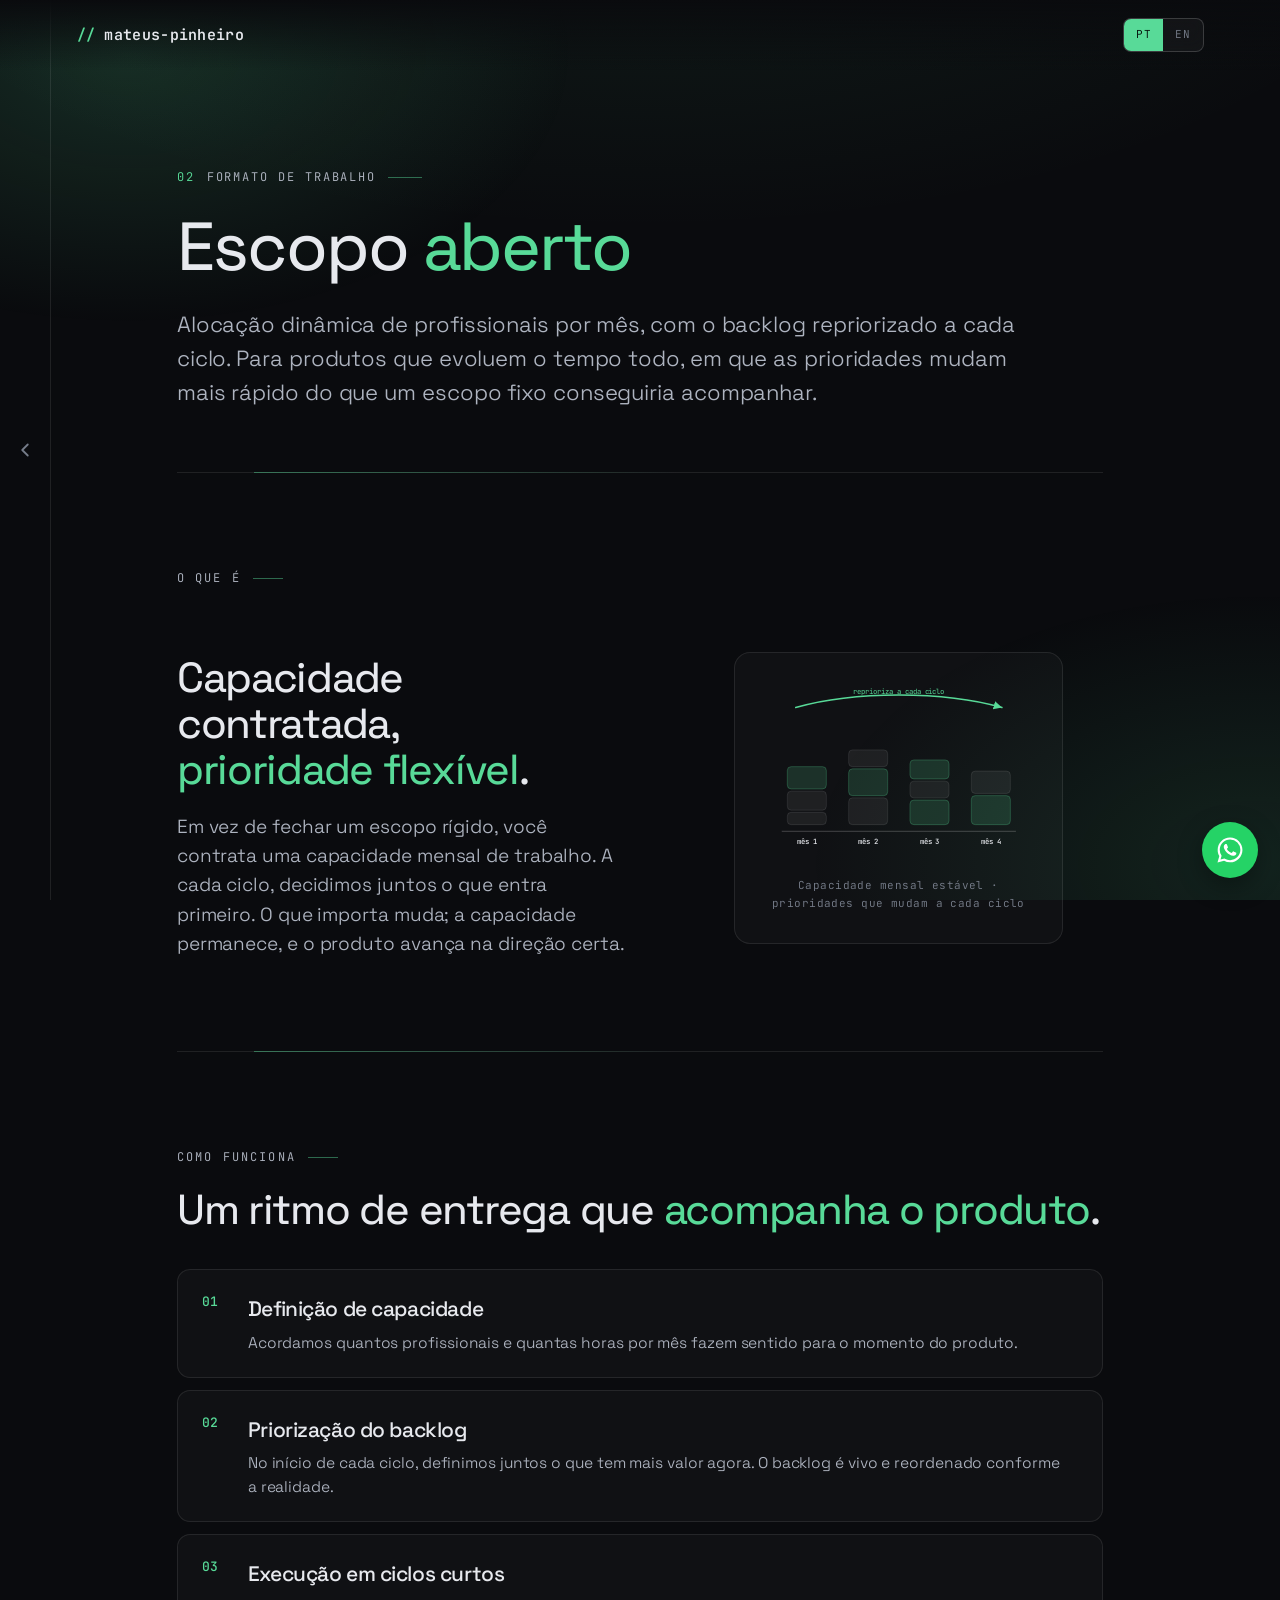
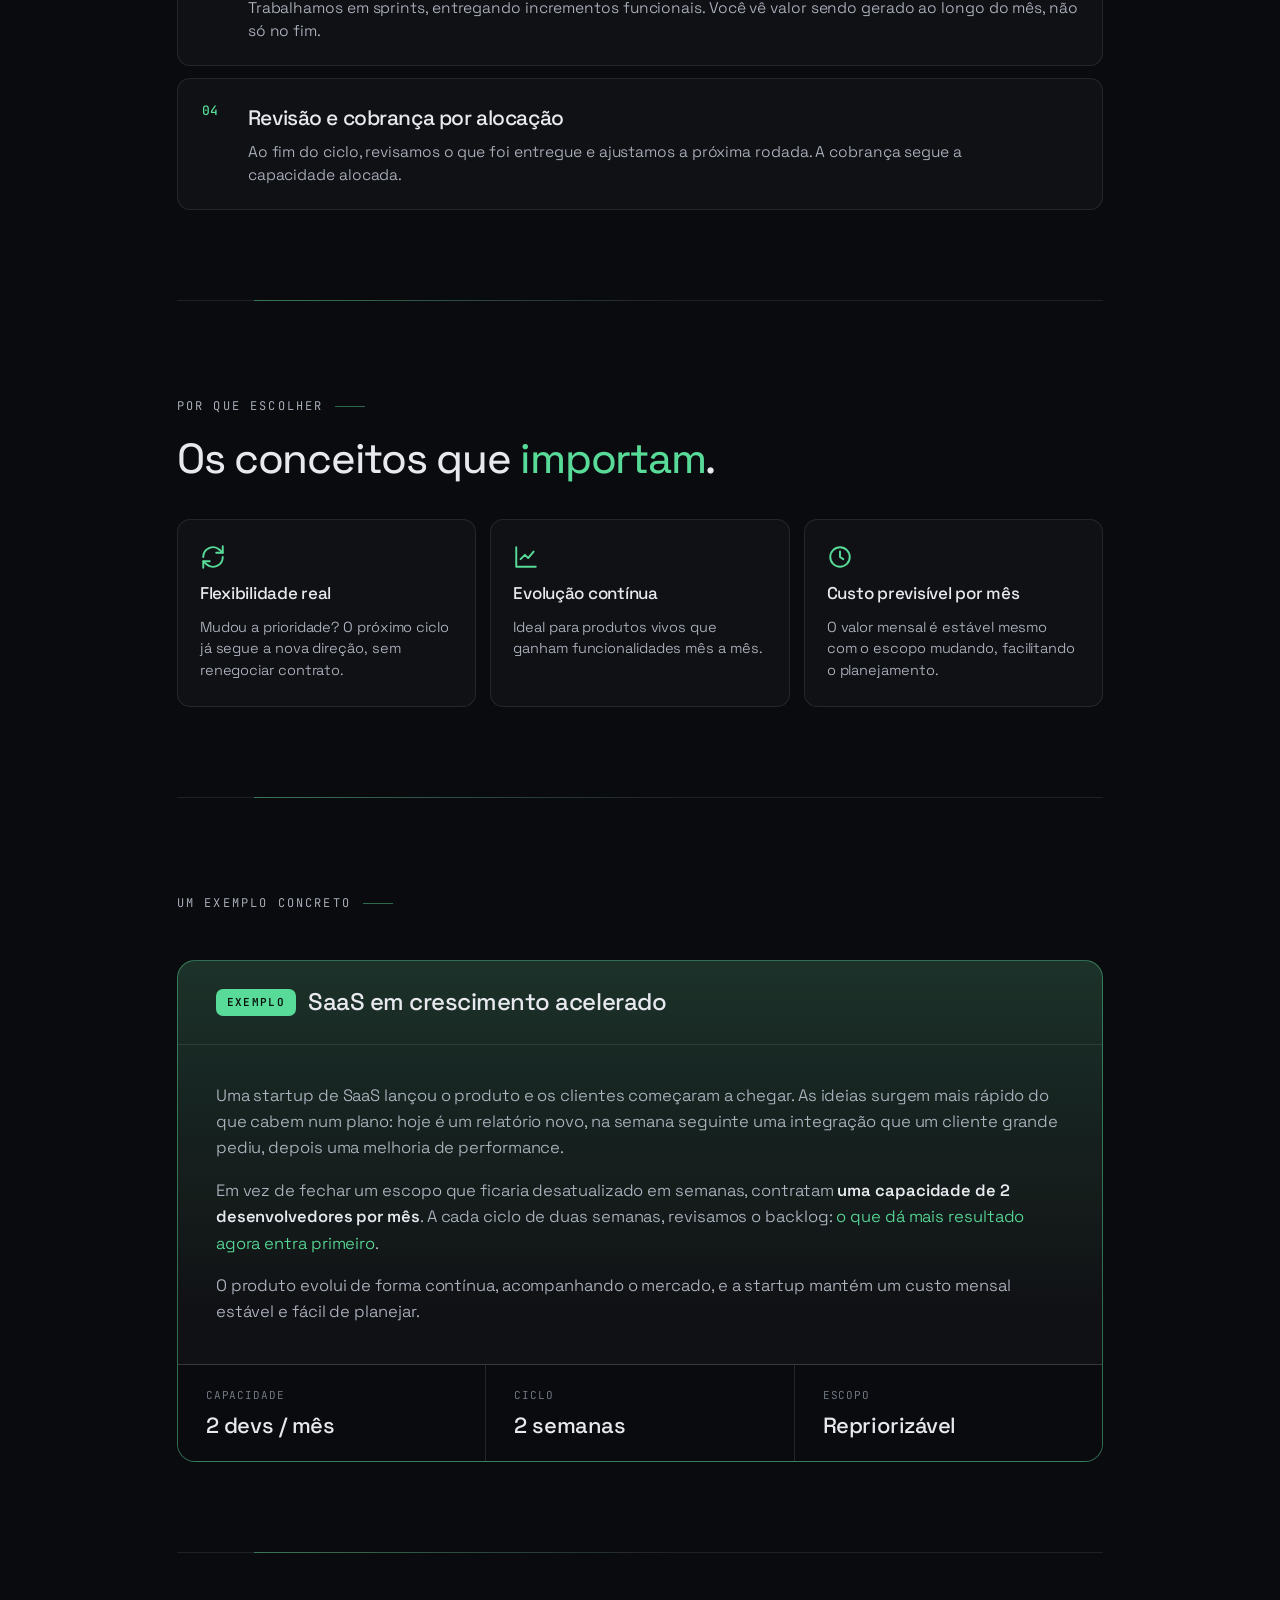
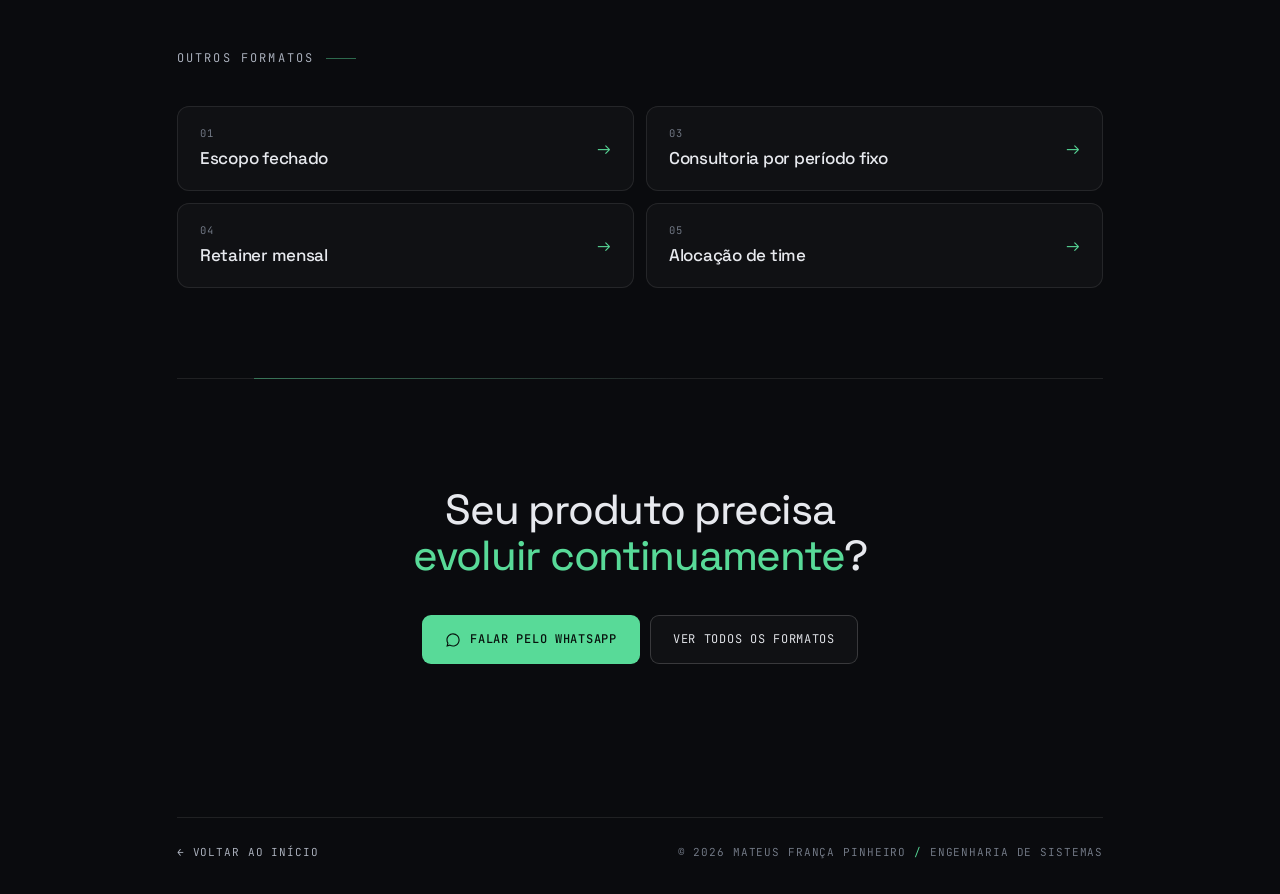
<file: formatos/escopo-aberto.html>
<!doctype html>
<html lang="pt-BR">
<head>
<meta charset="utf-8">
<meta name="viewport" content="width=device-width, initial-scale=1">
<title>Escopo aberto · Formatos de trabalho — Mateus Pinheiro</title>
<link rel="icon" href="../favicon.ico" sizes="any">
<meta name="description" content="Escopo aberto: alocação dinâmica de profissionais por mês, com backlog repriorizado a cada ciclo. Para produtos em evolução contínua.">
<meta name="theme-color" content="#0a0b0e">
<link rel="preconnect" href="https://fonts.googleapis.com">
<link rel="preconnect" href="https://fonts.gstatic.com" crossorigin>
<link href="https://fonts.googleapis.com/css2?family=Space+Grotesk:wght@300..700&family=JetBrains+Mono:wght@400;500;600&display=swap" rel="stylesheet">
<link rel="stylesheet" href="format.css">
</head>

<body class="lang-pt" data-accent="signal">
<div class="bg"></div>
<div class="fx"></div>

<a class="back-rail" href="../index.html#trabalhamos" aria-label="Voltar ao início" title="Voltar">
  <svg viewBox="0 0 24 24" fill="none" stroke="currentColor" stroke-width="2" stroke-linecap="round" stroke-linejoin="round" aria-hidden="true"><polyline points="15 18 9 12 15 6"></polyline></svg>
</a>

<div class="topbar">
  <a class="brand" href="../index.html"><span class="mk">//</span> mateus-pinheiro</a>
  <div class="topbar-right">
    <div class="lang-toggle" id="langToggle">
      <button data-lang="pt" class="active">PT</button>
      <button data-lang="en">EN</button>
    </div>
  </div>
</div>

<main class="wrap">

  <!-- ===== HERO ===== -->
  <header class="fmt-hero">
    <div class="fmt-eyebrow reveal"><span class="no">02</span><span class="pt">Formato de trabalho</span><span class="en">Engagement format</span></div>
    <h1 class="fmt-title reveal"><span class="pt">Escopo <em>aberto</em></span><span class="en">Open <em>scope</em></span></h1>
    <p class="fmt-lead reveal"><span class="pt">Alocação dinâmica de profissionais por mês, com o backlog repriorizado a cada ciclo. Para produtos que evoluem o tempo todo, em que as prioridades mudam mais rápido do que um escopo fixo conseguiria acompanhar.</span><span class="en">Dynamic monthly allocation of specialists, with the backlog reprioritized every cycle. For products that evolve constantly, where priorities shift faster than a fixed scope could keep up with.</span></p>
  </header>

  <!-- ===== O QUE É ===== -->
  <section class="sec">
    <div class="sec-eyebrow reveal"><span class="pt">O que é</span><span class="en">What it is</span></div>
    <div class="split">
      <div class="reveal">
        <h2 class="sec-h"><span class="pt">Capacidade contratada, <em>prioridade flexível</em>.</span><span class="en">Contracted capacity, <em>flexible priority</em>.</span></h2>
        <p class="sec-lead"><span class="pt">Em vez de fechar um escopo rígido, você contrata uma capacidade mensal de trabalho. A cada ciclo, decidimos juntos o que entra primeiro. O que importa muda; a capacidade permanece, e o produto avança na direção certa.</span><span class="en">Instead of locking a rigid scope, you contract a monthly working capacity. Each cycle, we decide together what comes first. Priorities change; the capacity stays, and the product moves in the right direction.</span></p>
      </div>
      <figure class="figure reveal">
        <svg viewBox="0 0 480 320" role="img" aria-label="Diagrama de escopo aberto">
          <path class="dg-fill" d="M55 44 C 160 14, 320 14, 425 44" marker-end="url(#ar)"/>
          <defs><marker id="ar" markerWidth="9" markerHeight="9" refX="6" refY="3" orient="auto"><path d="M0 0 L6 3 L0 6 z" fill="var(--accent)"/></marker></defs>
          <text class="dg-label-accent" x="240" y="20" text-anchor="middle"><tspan class="pt">reprioriza a cada ciclo</tspan><tspan class="en">reprioritize each cycle</tspan></text>

          <!-- M1 -->
          <rect class="dg-box-accent" x="40"  y="150" width="70" height="40" rx="7"/>
          <rect class="dg-box"        x="40"  y="194" width="70" height="34" rx="7"/>
          <rect class="dg-box"        x="40"  y="232" width="70" height="22" rx="7"/>
          <!-- M2 -->
          <rect class="dg-box"        x="150" y="120" width="70" height="30" rx="7"/>
          <rect class="dg-box-accent" x="150" y="154" width="70" height="48" rx="7"/>
          <rect class="dg-box"        x="150" y="206" width="70" height="48" rx="7"/>
          <!-- M3 -->
          <rect class="dg-box-accent" x="260" y="138" width="70" height="34" rx="7"/>
          <rect class="dg-box"        x="260" y="176" width="70" height="30" rx="7"/>
          <rect class="dg-box-accent" x="260" y="210" width="70" height="44" rx="7"/>
          <!-- M4 -->
          <rect class="dg-box"        x="370" y="158" width="70" height="40" rx="7"/>
          <rect class="dg-box-accent" x="370" y="202" width="70" height="52" rx="7"/>

          <line class="dg-track" x1="30" y1="266" x2="450" y2="266"/>
          <text class="dg-label-strong" x="75"  y="288" text-anchor="middle"><tspan class="pt">mês 1</tspan><tspan class="en">month 1</tspan></text>
          <text class="dg-label-strong" x="185" y="288" text-anchor="middle"><tspan class="pt">mês 2</tspan><tspan class="en">month 2</tspan></text>
          <text class="dg-label-strong" x="295" y="288" text-anchor="middle"><tspan class="pt">mês 3</tspan><tspan class="en">month 3</tspan></text>
          <text class="dg-label-strong" x="405" y="288" text-anchor="middle"><tspan class="pt">mês 4</tspan><tspan class="en">month 4</tspan></text>
        </svg>
        <figcaption><span class="pt">Capacidade mensal estável · prioridades que mudam a cada ciclo</span><span class="en">Stable monthly capacity · priorities shifting each cycle</span></figcaption>
      </figure>
    </div>
  </section>

  <!-- ===== COMO FUNCIONA ===== -->
  <section class="sec">
    <div class="sec-eyebrow reveal"><span class="pt">Como funciona</span><span class="en">How it works</span></div>
    <h2 class="sec-h reveal"><span class="pt">Um ritmo de entrega que <em>acompanha o produto</em>.</span><span class="en">A delivery rhythm that <em>keeps pace with the product</em>.</span></h2>
    <div class="flow">
      <div class="flow-item reveal">
        <h3><span class="pt">Definição de capacidade</span><span class="en">Capacity setup</span></h3>
        <p><span class="pt">Acordamos quantos profissionais e quantas horas por mês fazem sentido para o momento do produto.</span><span class="en">We agree how many specialists and hours per month make sense for the product's current moment.</span></p>
      </div>
      <div class="flow-item reveal">
        <h3><span class="pt">Priorização do backlog</span><span class="en">Backlog prioritization</span></h3>
        <p><span class="pt">No início de cada ciclo, definimos juntos o que tem mais valor agora. O backlog é vivo e reordenado conforme a realidade.</span><span class="en">At the start of each cycle, we define together what's most valuable now. The backlog is alive and reordered as reality changes.</span></p>
      </div>
      <div class="flow-item reveal">
        <h3><span class="pt">Execução em ciclos curtos</span><span class="en">Execution in short cycles</span></h3>
        <p><span class="pt">Trabalhamos em sprints, entregando incrementos funcionais. Você vê valor sendo gerado ao longo do mês, não só no fim.</span><span class="en">We work in sprints, shipping functional increments. You see value being generated across the month, not only at the end.</span></p>
      </div>
      <div class="flow-item reveal">
        <h3><span class="pt">Revisão e cobrança por alocação</span><span class="en">Review and allocation billing</span></h3>
        <p><span class="pt">Ao fim do ciclo, revisamos o que foi entregue e ajustamos a próxima rodada. A cobrança segue a capacidade alocada.</span><span class="en">At the end of the cycle, we review what shipped and adjust the next round. Billing follows the allocated capacity.</span></p>
      </div>
    </div>
  </section>

  <!-- ===== CONCEITOS ===== -->
  <section class="sec">
    <div class="sec-eyebrow reveal"><span class="pt">Por que escolher</span><span class="en">Why choose it</span></div>
    <h2 class="sec-h reveal"><span class="pt">Os conceitos que <em>importam</em>.</span><span class="en">The concepts that <em>matter</em>.</span></h2>
    <div class="cards">
      <div class="card reveal">
        <svg class="ico" viewBox="0 0 24 24" fill="none" stroke="currentColor" stroke-width="1.8" stroke-linecap="round" stroke-linejoin="round"><path d="M21 2v6h-6"/><path d="M3 12a9 9 0 0 1 15-6.7L21 8"/><path d="M3 22v-6h6"/><path d="M21 12a9 9 0 0 1-15 6.7L3 16"/></svg>
        <h3><span class="pt">Flexibilidade real</span><span class="en">Real flexibility</span></h3>
        <p><span class="pt">Mudou a prioridade? O próximo ciclo já segue a nova direção, sem renegociar contrato.</span><span class="en">Priority changed? The next cycle already follows the new direction, with no contract to renegotiate.</span></p>
      </div>
      <div class="card reveal">
        <svg class="ico" viewBox="0 0 24 24" fill="none" stroke="currentColor" stroke-width="1.8" stroke-linecap="round" stroke-linejoin="round"><path d="M3 3v18h18"/><path d="M7 14l4-4 3 3 5-6"/></svg>
        <h3><span class="pt">Evolução contínua</span><span class="en">Continuous evolution</span></h3>
        <p><span class="pt">Ideal para produtos vivos que ganham funcionalidades mês a mês.</span><span class="en">Ideal for living products that gain features month after month.</span></p>
      </div>
      <div class="card reveal">
        <svg class="ico" viewBox="0 0 24 24" fill="none" stroke="currentColor" stroke-width="1.8" stroke-linecap="round" stroke-linejoin="round"><circle cx="12" cy="12" r="9"/><path d="M12 7v5l3 2"/></svg>
        <h3><span class="pt">Custo previsível por mês</span><span class="en">Predictable monthly cost</span></h3>
        <p><span class="pt">O valor mensal é estável mesmo com o escopo mudando, facilitando o planejamento.</span><span class="en">The monthly amount stays stable even as scope changes, making planning easier.</span></p>
      </div>
    </div>
  </section>

  <!-- ===== EXEMPLO ===== -->
  <section class="sec">
    <div class="sec-eyebrow reveal"><span class="pt">Um exemplo concreto</span><span class="en">A concrete example</span></div>
    <div class="example reveal">
      <div class="example-head">
        <span class="example-tag"><span class="pt">Exemplo</span><span class="en">Example</span></span>
        <span class="example-title"><span class="pt">SaaS em crescimento acelerado</span><span class="en">A fast-growing SaaS</span></span>
      </div>
      <div class="example-body">
        <p><span class="pt">Uma startup de SaaS lançou o produto e os clientes começaram a chegar. As ideias surgem mais rápido do que cabem num plano: hoje é um relatório novo, na semana seguinte uma integração que um cliente grande pediu, depois uma melhoria de performance.</span><span class="en">A SaaS startup launched its product and customers started arriving. Ideas appear faster than any plan can hold: today it's a new report, next week an integration a big customer asked for, then a performance improvement.</span></p>
        <p><span class="pt">Em vez de fechar um escopo que ficaria desatualizado em semanas, contratam <strong>uma capacidade de 2 desenvolvedores por mês</strong>. A cada ciclo de duas semanas, revisamos o backlog: <span class="accent">o que dá mais resultado agora entra primeiro</span>.</span><span class="en">Instead of locking a scope that would be outdated within weeks, they contract <strong>a capacity of 2 developers per month</strong>. Every two-week cycle we review the backlog: <span class="accent">whatever delivers the most value now goes first</span>.</span></p>
        <p><span class="pt">O produto evolui de forma contínua, acompanhando o mercado, e a startup mantém um custo mensal estável e fácil de planejar.</span><span class="en">The product evolves continuously, keeping pace with the market, while the startup keeps a stable, easy-to-plan monthly cost.</span></p>
      </div>
      <div class="example-grid">
        <div class="cell"><div class="k"><span class="pt">Capacidade</span><span class="en">Capacity</span></div><div class="v"><span class="pt">2 devs / mês</span><span class="en">2 devs / month</span></div></div>
        <div class="cell"><div class="k"><span class="pt">Ciclo</span><span class="en">Cycle</span></div><div class="v"><span class="pt">2 semanas</span><span class="en">2 weeks</span></div></div>
        <div class="cell"><div class="k"><span class="pt">Escopo</span><span class="en">Scope</span></div><div class="v"><span class="pt">Repriorizável</span><span class="en">Reprioritizable</span></div></div>
      </div>
    </div>
  </section>

  <!-- ===== OUTROS FORMATOS ===== -->
  <section class="sec">
    <div class="sec-eyebrow reveal"><span class="pt">Outros formatos</span><span class="en">Other formats</span></div>
    <div class="others">
      <a class="other reveal" href="escopo-fechado.html"><span class="ol"><span class="ok">01</span><span class="ov"><span class="pt">Escopo fechado</span><span class="en">Fixed scope</span></span></span><span class="arr">→</span></a>
      <a class="other reveal" href="consultoria.html"><span class="ol"><span class="ok">03</span><span class="ov"><span class="pt">Consultoria por período fixo</span><span class="en">Fixed-term consulting</span></span></span><span class="arr">→</span></a>
      <a class="other reveal" href="retainer-mensal.html"><span class="ol"><span class="ok">04</span><span class="ov"><span class="pt">Retainer mensal</span><span class="en">Monthly retainer</span></span></span><span class="arr">→</span></a>
      <a class="other reveal" href="alocacao-de-time.html"><span class="ol"><span class="ok">05</span><span class="ov"><span class="pt">Alocação de time</span><span class="en">Team allocation</span></span></span><span class="arr">→</span></a>
    </div>
  </section>

  <!-- ===== CTA ===== -->
  <section class="sec cta">
    <h2 class="sec-h reveal" style="margin-left:auto;margin-right:auto;max-width:24ch;"><span class="pt">Seu produto precisa <em>evoluir continuamente</em>?</span><span class="en">Does your product need to <em>evolve continuously</em>?</span></h2>
    <nav class="links reveal">
      <a class="btn primary" href="https://wa.me/5511999498491?text=Ol%C3%A1%20Mateus%2C%20tenho%20interesse%20no%20formato%20de%20escopo%20aberto." target="_blank" rel="noopener">
        <svg class="ic" viewBox="0 0 24 24" fill="currentColor"><path d="M19.05 4.91A9.82 9.82 0 0 0 12.04 2C6.58 2 2.13 6.45 2.13 11.91c0 1.75.46 3.45 1.32 4.95L2 22l5.25-1.38a9.9 9.9 0 0 0 4.79 1.22h.01c5.46 0 9.91-4.45 9.91-9.91 0-2.65-1.03-5.14-2.91-7.02zM12.05 20.1h-.01a8.2 8.2 0 0 1-4.18-1.15l-.3-.18-3.12.82.83-3.04-.2-.31a8.2 8.2 0 0 1-1.26-4.36c0-4.54 3.7-8.24 8.25-8.24a8.2 8.2 0 0 1 5.83 2.42 8.2 8.2 0 0 1 2.41 5.83c0 4.54-3.7 8.24-8.25 8.24z"/></svg>
        <span class="pt">Falar pelo WhatsApp</span><span class="en">Talk on WhatsApp</span>
      </a>
      <a class="btn" href="../index.html#trabalhamos"><span class="pt">Ver todos os formatos</span><span class="en">See all formats</span></a>
    </nav>
  </section>

  <footer class="foot">
    <div><a href="../index.html"><span class="pt">← Voltar ao início</span><span class="en">← Back to home</span></a></div>
    <div>© 2026 Mateus&nbsp;França&nbsp;Pinheiro <span class="dot">/</span> <span class="pt">engenharia de sistemas</span><span class="en">systems engineering</span></div>
  </footer>
</main>

<a class="wa-fab" id="waFab" href="https://wa.me/5511999498491?text=Ol%C3%A1%20Mateus%2C%20vi%20seu%20site%20e%20gostaria%20de%20conversar." data-phone="5511999498491" data-pt="Olá Mateus, tenho interesse no formato de escopo aberto." data-en="Hi Mateus, I'm interested in the open scope format." target="_blank" rel="noopener" aria-label="WhatsApp">
  <svg viewBox="0 0 24 24" fill="currentColor" aria-hidden="true"><path d="M19.05 4.91A9.82 9.82 0 0 0 12.04 2C6.58 2 2.13 6.45 2.13 11.91c0 1.75.46 3.45 1.32 4.95L2 22l5.25-1.38a9.9 9.9 0 0 0 4.79 1.22h.01c5.46 0 9.91-4.45 9.91-9.91 0-2.65-1.03-5.14-2.91-7.02zM12.05 20.1h-.01a8.2 8.2 0 0 1-4.18-1.15l-.3-.18-3.12.82.83-3.04-.2-.31a8.2 8.2 0 0 1-1.26-4.36c0-4.54 3.7-8.24 8.25-8.24a8.2 8.2 0 0 1 5.83 2.42 8.2 8.2 0 0 1 2.41 5.83c0 4.54-3.7 8.24-8.25 8.24zm4.52-6.16c-.25-.12-1.47-.72-1.69-.81-.23-.08-.39-.12-.56.12-.16.25-.64.81-.78.97-.14.17-.29.19-.54.06-.25-.12-1.05-.39-1.99-1.23-.74-.66-1.23-1.47-1.38-1.72-.14-.25-.02-.38.11-.51.11-.11.25-.29.37-.43.12-.14.16-.25.25-.41.08-.17.04-.31-.02-.43-.06-.12-.56-1.34-.76-1.84-.2-.48-.41-.42-.56-.43-.14-.01-.31-.01-.48-.01-.17 0-.43.06-.66.31-.23.25-.86.85-.86 2.07 0 1.22.89 2.4 1.01 2.56.12.17 1.75 2.67 4.23 3.74.59.26 1.05.41 1.41.52.59.19 1.13.16 1.56.1.48-.07 1.47-.6 1.68-1.18.21-.58.21-1.07.14-1.18-.06-.11-.22-.17-.47-.29z"/></svg>
</a>

<script src="format.js"></script>
</body>
</html>
</file>
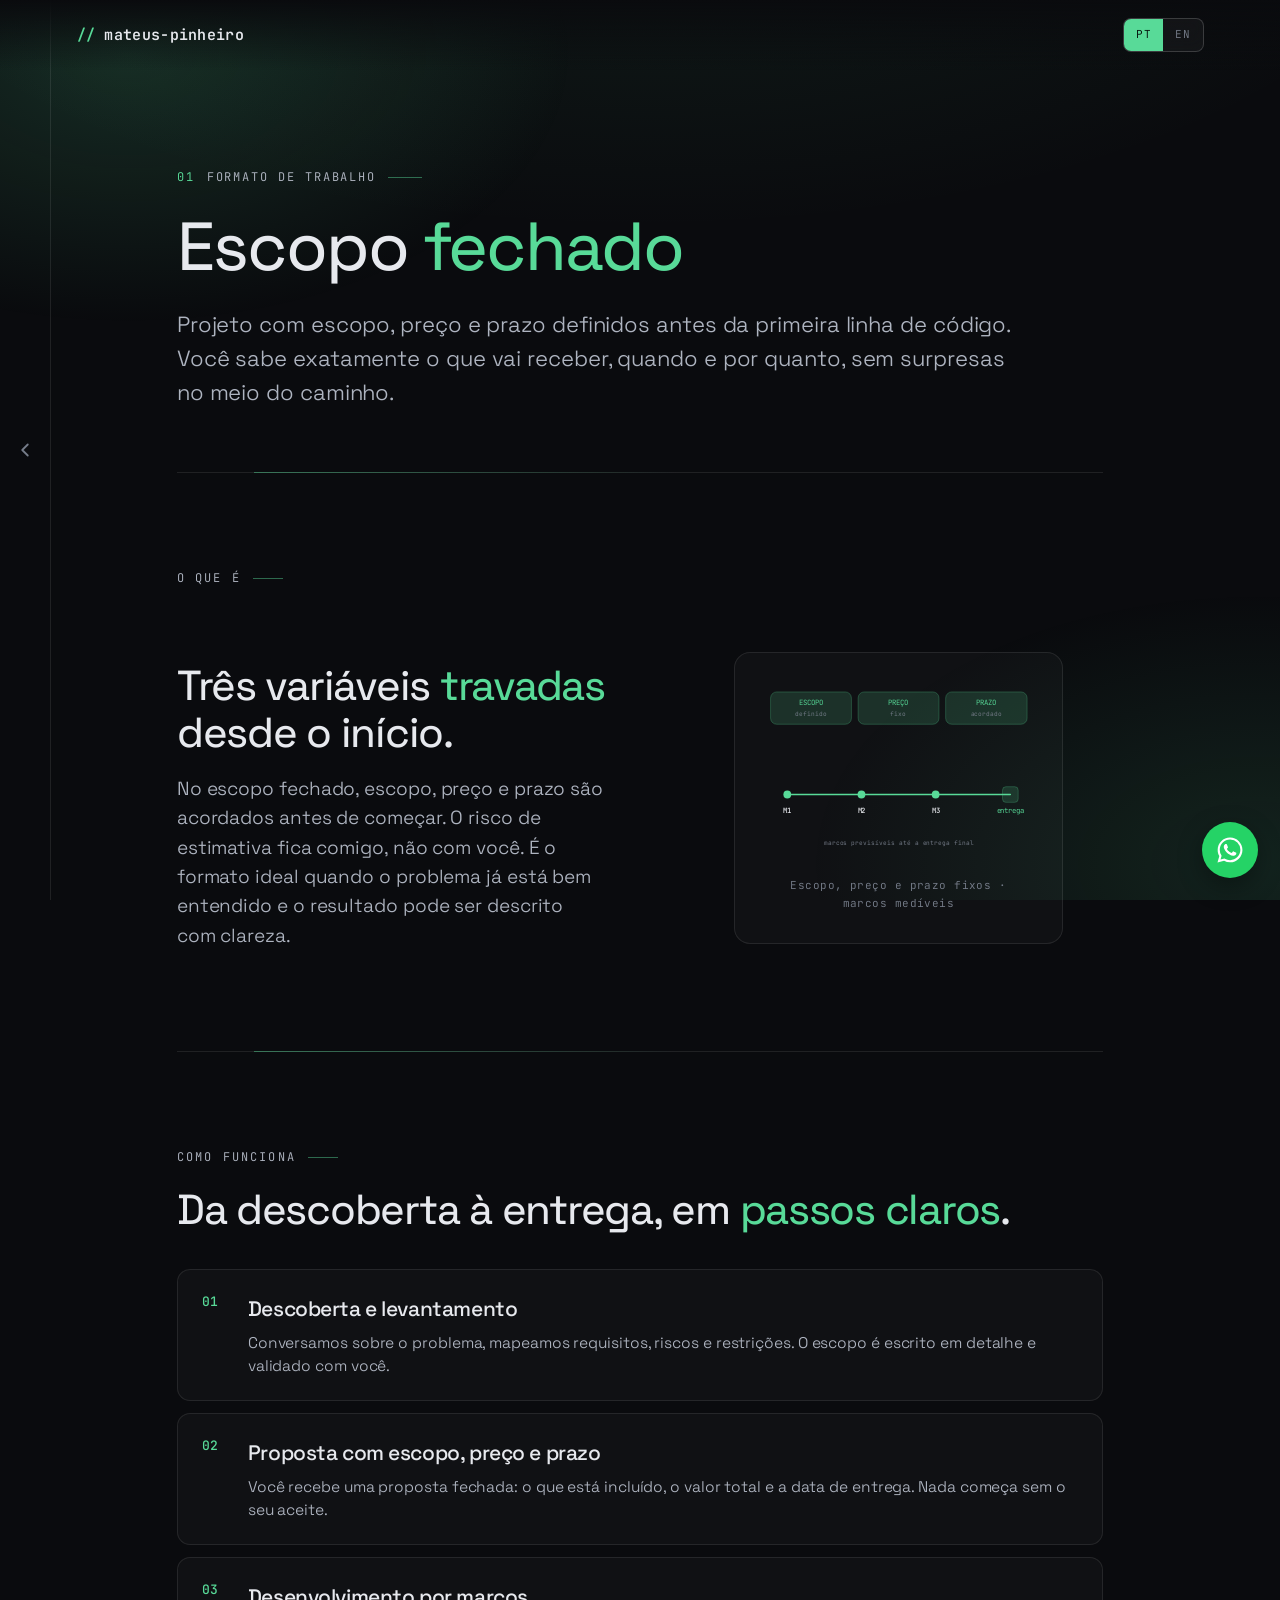
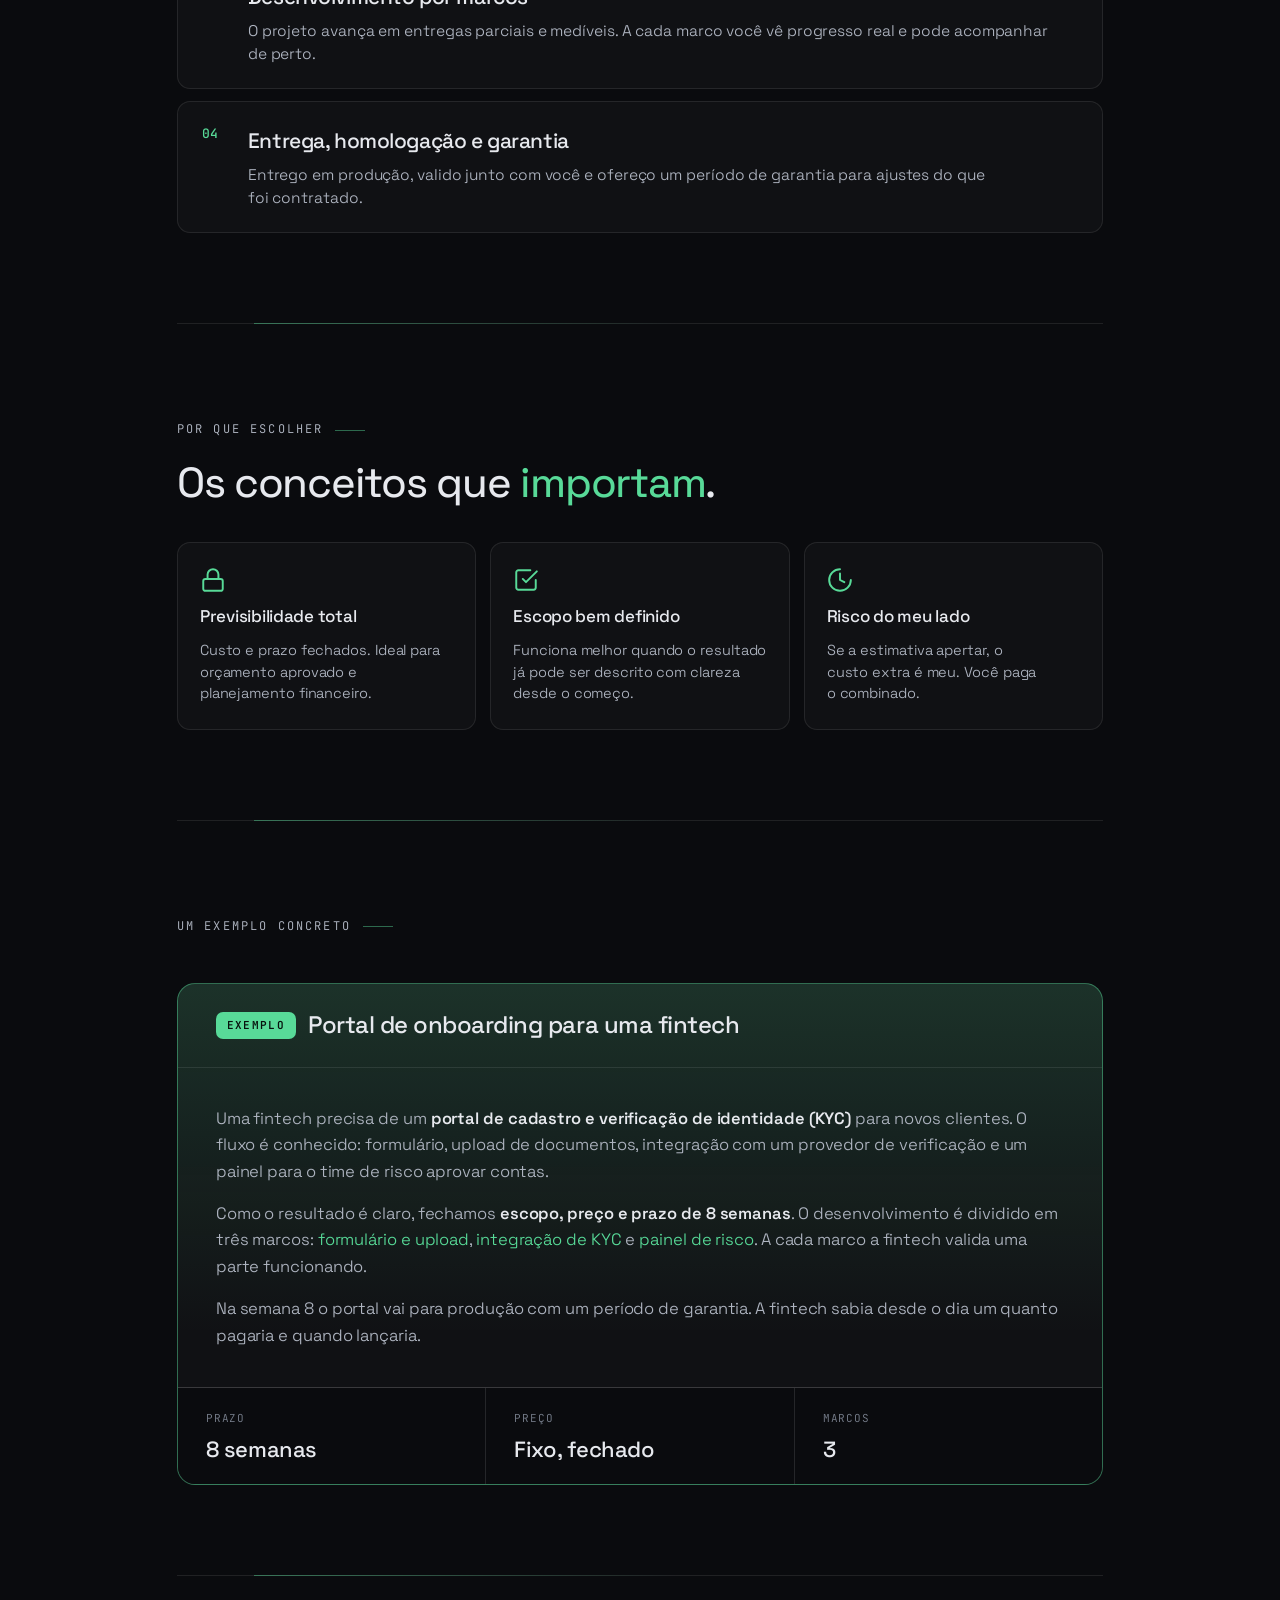
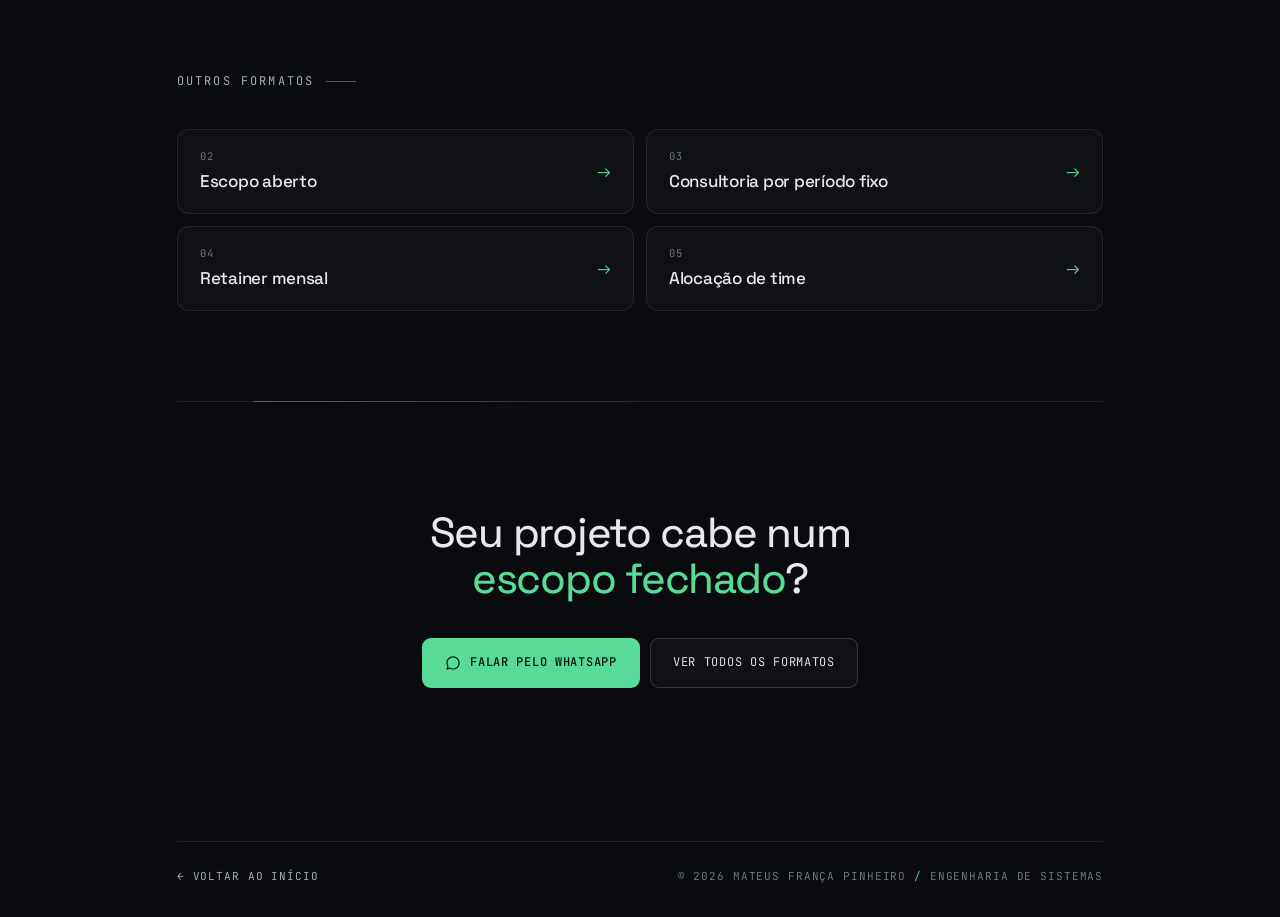
<file: formatos/escopo-fechado.html>
<!doctype html>
<html lang="pt-BR">
<head>
<meta charset="utf-8">
<meta name="viewport" content="width=device-width, initial-scale=1">
<title>Escopo fechado · Formatos de trabalho — Mateus Pinheiro</title>
<link rel="icon" href="../favicon.ico" sizes="any">
<meta name="description" content="Escopo fechado: projeto com escopo, preço e prazo definidos antes de começar. Máxima previsibilidade para entregas bem delimitadas.">
<meta name="theme-color" content="#0a0b0e">
<link rel="preconnect" href="https://fonts.googleapis.com">
<link rel="preconnect" href="https://fonts.gstatic.com" crossorigin>
<link href="https://fonts.googleapis.com/css2?family=Space+Grotesk:wght@300..700&family=JetBrains+Mono:wght@400;500;600&display=swap" rel="stylesheet">
<link rel="stylesheet" href="format.css">
</head>

<body class="lang-pt" data-accent="signal">
<div class="bg"></div>
<div class="fx"></div>

<a class="back-rail" href="../index.html#trabalhamos" aria-label="Voltar ao início" title="Voltar">
  <svg viewBox="0 0 24 24" fill="none" stroke="currentColor" stroke-width="2" stroke-linecap="round" stroke-linejoin="round" aria-hidden="true"><polyline points="15 18 9 12 15 6"></polyline></svg>
</a>

<div class="topbar">
  <a class="brand" href="../index.html"><span class="mk">//</span> mateus-pinheiro</a>
  <div class="topbar-right">
    <div class="lang-toggle" id="langToggle">
      <button data-lang="pt" class="active">PT</button>
      <button data-lang="en">EN</button>
    </div>
  </div>
</div>

<main class="wrap">

  <!-- ===== HERO ===== -->
  <header class="fmt-hero">
    <div class="fmt-eyebrow reveal"><span class="no">01</span><span class="pt">Formato de trabalho</span><span class="en">Engagement format</span></div>
    <h1 class="fmt-title reveal"><span class="pt">Escopo <em>fechado</em></span><span class="en">Fixed <em>scope</em></span></h1>
    <p class="fmt-lead reveal"><span class="pt">Projeto com escopo, preço e prazo definidos antes da primeira linha de código. Você sabe exatamente o que vai receber, quando e por quanto, sem surpresas no meio do caminho.</span><span class="en">A project with scope, price and deadline defined before the first line of code. You know exactly what you'll get, when, and for how much, with no surprises along the way.</span></p>
  </header>

  <!-- ===== O QUE É ===== -->
  <section class="sec">
    <div class="sec-eyebrow reveal"><span class="pt">O que é</span><span class="en">What it is</span></div>
    <div class="split">
      <div class="reveal">
        <h2 class="sec-h"><span class="pt">Três variáveis <em>travadas</em> desde o início.</span><span class="en">Three variables <em>locked</em> from the start.</span></h2>
        <p class="sec-lead"><span class="pt">No escopo fechado, escopo, preço e prazo são acordados antes de começar. O risco de estimativa fica comigo, não com você. É o formato ideal quando o problema já está bem entendido e o resultado pode ser descrito com clareza.</span><span class="en">In fixed scope, the scope, price and deadline are agreed before we start. The estimation risk sits with me, not with you. It's ideal when the problem is already well understood and the outcome can be described clearly.</span></p>
      </div>
      <figure class="figure reveal">
        <svg viewBox="0 0 480 320" role="img" aria-label="Diagrama de escopo fechado">
          <rect class="dg-box-accent" x="10" y="16" width="145" height="58" rx="11"/>
          <rect class="dg-box-accent" x="167" y="16" width="145" height="58" rx="11"/>
          <rect class="dg-box-accent" x="324" y="16" width="146" height="58" rx="11"/>
          <text class="dg-label-accent" x="82" y="40" text-anchor="middle"><tspan class="pt">ESCOPO</tspan><tspan class="en">SCOPE</tspan></text>
          <text class="dg-label-accent" x="239" y="40" text-anchor="middle"><tspan class="pt">PREÇO</tspan><tspan class="en">PRICE</tspan></text>
          <text class="dg-label-accent" x="397" y="40" text-anchor="middle"><tspan class="pt">PRAZO</tspan><tspan class="en">DEADLINE</tspan></text>
          <text class="dg-axis" x="82" y="60" text-anchor="middle"><tspan class="pt">definido</tspan><tspan class="en">defined</tspan></text>
          <text class="dg-axis" x="239" y="60" text-anchor="middle"><tspan class="pt">fixo</tspan><tspan class="en">fixed</tspan></text>
          <text class="dg-axis" x="397" y="60" text-anchor="middle"><tspan class="pt">acordado</tspan><tspan class="en">agreed</tspan></text>

          <line class="dg-track" x1="40" y1="200" x2="440" y2="200"/>
          <line class="dg-fill" x1="40" y1="200" x2="440" y2="200"/>
          <circle class="dg-dot" cx="40" cy="200" r="7"/>
          <circle class="dg-dot" cx="173" cy="200" r="7"/>
          <circle class="dg-dot" cx="306" cy="200" r="7"/>
          <rect class="dg-box-accent" x="426" y="186" width="28" height="28" rx="6"/>
          <text class="dg-label-strong" x="40"  y="234" text-anchor="middle">M1</text>
          <text class="dg-label-strong" x="173" y="234" text-anchor="middle">M2</text>
          <text class="dg-label-strong" x="306" y="234" text-anchor="middle">M3</text>
          <text class="dg-label-accent" x="440" y="234" text-anchor="middle"><tspan class="pt">entrega</tspan><tspan class="en">delivery</tspan></text>
          <text class="dg-axis" x="240" y="290" text-anchor="middle"><tspan class="pt">marcos previsíveis até a entrega final</tspan><tspan class="en">predictable milestones to final delivery</tspan></text>
        </svg>
        <figcaption><span class="pt">Escopo, preço e prazo fixos · marcos medíveis</span><span class="en">Fixed scope, price and deadline · measurable milestones</span></figcaption>
      </figure>
    </div>
  </section>

  <!-- ===== COMO FUNCIONA ===== -->
  <section class="sec">
    <div class="sec-eyebrow reveal"><span class="pt">Como funciona</span><span class="en">How it works</span></div>
    <h2 class="sec-h reveal"><span class="pt">Da descoberta à entrega, em <em>passos claros</em>.</span><span class="en">From discovery to delivery, in <em>clear steps</em>.</span></h2>
    <div class="flow">
      <div class="flow-item reveal">
        <h3><span class="pt">Descoberta e levantamento</span><span class="en">Discovery and scoping</span></h3>
        <p><span class="pt">Conversamos sobre o problema, mapeamos requisitos, riscos e restrições. O escopo é escrito em detalhe e validado com você.</span><span class="en">We talk through the problem and map requirements, risks and constraints. The scope is written in detail and validated with you.</span></p>
      </div>
      <div class="flow-item reveal">
        <h3><span class="pt">Proposta com escopo, preço e prazo</span><span class="en">Proposal with scope, price and deadline</span></h3>
        <p><span class="pt">Você recebe uma proposta fechada: o que está incluído, o valor total e a data de entrega. Nada começa sem o seu aceite.</span><span class="en">You get a closed proposal: what's included, the total price and the delivery date. Nothing starts without your approval.</span></p>
      </div>
      <div class="flow-item reveal">
        <h3><span class="pt">Desenvolvimento por marcos</span><span class="en">Development by milestones</span></h3>
        <p><span class="pt">O projeto avança em entregas parciais e medíveis. A cada marco você vê progresso real e pode acompanhar de perto.</span><span class="en">The project advances in partial, measurable deliveries. At each milestone you see real progress and can follow closely.</span></p>
      </div>
      <div class="flow-item reveal">
        <h3><span class="pt">Entrega, homologação e garantia</span><span class="en">Delivery, sign-off and warranty</span></h3>
        <p><span class="pt">Entrego em produção, valido junto com você e ofereço um período de garantia para ajustes do que foi contratado.</span><span class="en">I ship to production, validate it with you and offer a warranty period for adjustments to what was contracted.</span></p>
      </div>
    </div>
  </section>

  <!-- ===== QUANDO USAR / CONCEITOS ===== -->
  <section class="sec">
    <div class="sec-eyebrow reveal"><span class="pt">Por que escolher</span><span class="en">Why choose it</span></div>
    <h2 class="sec-h reveal"><span class="pt">Os conceitos que <em>importam</em>.</span><span class="en">The concepts that <em>matter</em>.</span></h2>
    <div class="cards">
      <div class="card reveal">
        <svg class="ico" viewBox="0 0 24 24" fill="none" stroke="currentColor" stroke-width="1.8" stroke-linecap="round" stroke-linejoin="round"><rect x="3" y="11" width="18" height="11" rx="2"/><path d="M7 11V7a5 5 0 0 1 10 0v4"/></svg>
        <h3><span class="pt">Previsibilidade total</span><span class="en">Total predictability</span></h3>
        <p><span class="pt">Custo e prazo fechados. Ideal para orçamento aprovado e planejamento financeiro.</span><span class="en">Fixed cost and deadline. Ideal for an approved budget and financial planning.</span></p>
      </div>
      <div class="card reveal">
        <svg class="ico" viewBox="0 0 24 24" fill="none" stroke="currentColor" stroke-width="1.8" stroke-linecap="round" stroke-linejoin="round"><path d="M9 11l3 3L22 4"/><path d="M21 12v7a2 2 0 0 1-2 2H5a2 2 0 0 1-2-2V5a2 2 0 0 1 2-2h11"/></svg>
        <h3><span class="pt">Escopo bem definido</span><span class="en">Well-defined scope</span></h3>
        <p><span class="pt">Funciona melhor quando o resultado já pode ser descrito com clareza desde o começo.</span><span class="en">Works best when the outcome can already be described clearly from the start.</span></p>
      </div>
      <div class="card reveal">
        <svg class="ico" viewBox="0 0 24 24" fill="none" stroke="currentColor" stroke-width="1.8" stroke-linecap="round" stroke-linejoin="round"><path d="M12 2a10 10 0 1 0 10 10"/><path d="M12 6v6l4 2"/></svg>
        <h3><span class="pt">Risco do meu lado</span><span class="en">Risk on my side</span></h3>
        <p><span class="pt">Se a estimativa apertar, o custo extra é meu. Você paga o combinado.</span><span class="en">If the estimate gets tight, the extra cost is mine. You pay what was agreed.</span></p>
      </div>
    </div>
  </section>

  <!-- ===== EXEMPLO ===== -->
  <section class="sec">
    <div class="sec-eyebrow reveal"><span class="pt">Um exemplo concreto</span><span class="en">A concrete example</span></div>
    <div class="example reveal">
      <div class="example-head">
        <span class="example-tag"><span class="pt">Exemplo</span><span class="en">Example</span></span>
        <span class="example-title"><span class="pt">Portal de onboarding para uma fintech</span><span class="en">Onboarding portal for a fintech</span></span>
      </div>
      <div class="example-body">
        <p><span class="pt">Uma fintech precisa de um <strong>portal de cadastro e verificação de identidade (KYC)</strong> para novos clientes. O fluxo é conhecido: formulário, upload de documentos, integração com um provedor de verificação e um painel para o time de risco aprovar contas.</span><span class="en">A fintech needs a <strong>sign-up and identity verification (KYC) portal</strong> for new customers. The flow is known: a form, document upload, integration with a verification provider and a dashboard for the risk team to approve accounts.</span></p>
        <p><span class="pt">Como o resultado é claro, fechamos <strong>escopo, preço e prazo de 8 semanas</strong>. O desenvolvimento é dividido em três marcos: <span class="accent">formulário e upload</span>, <span class="accent">integração de KYC</span> e <span class="accent">painel de risco</span>. A cada marco a fintech valida uma parte funcionando.</span><span class="en">Since the outcome is clear, we lock <strong>scope, price and an 8-week deadline</strong>. Development is split into three milestones: <span class="accent">form and upload</span>, <span class="accent">KYC integration</span> and <span class="accent">risk dashboard</span>. At each milestone the fintech validates a working part.</span></p>
        <p><span class="pt">Na semana 8 o portal vai para produção com um período de garantia. A fintech sabia desde o dia um quanto pagaria e quando lançaria.</span><span class="en">On week 8 the portal goes live with a warranty period. The fintech knew from day one how much it would pay and when it would launch.</span></p>
      </div>
      <div class="example-grid">
        <div class="cell"><div class="k"><span class="pt">Prazo</span><span class="en">Deadline</span></div><div class="v"><span class="pt">8 semanas</span><span class="en">8 weeks</span></div></div>
        <div class="cell"><div class="k"><span class="pt">Preço</span><span class="en">Price</span></div><div class="v"><span class="pt">Fixo, fechado</span><span class="en">Fixed, closed</span></div></div>
        <div class="cell"><div class="k"><span class="pt">Marcos</span><span class="en">Milestones</span></div><div class="v">3</div></div>
      </div>
    </div>
  </section>

  <!-- ===== OUTROS FORMATOS ===== -->
  <section class="sec">
    <div class="sec-eyebrow reveal"><span class="pt">Outros formatos</span><span class="en">Other formats</span></div>
    <div class="others">
      <a class="other reveal" href="escopo-aberto.html"><span class="ol"><span class="ok">02</span><span class="ov"><span class="pt">Escopo aberto</span><span class="en">Open scope</span></span></span><span class="arr">→</span></a>
      <a class="other reveal" href="consultoria.html"><span class="ol"><span class="ok">03</span><span class="ov"><span class="pt">Consultoria por período fixo</span><span class="en">Fixed-term consulting</span></span></span><span class="arr">→</span></a>
      <a class="other reveal" href="retainer-mensal.html"><span class="ol"><span class="ok">04</span><span class="ov"><span class="pt">Retainer mensal</span><span class="en">Monthly retainer</span></span></span><span class="arr">→</span></a>
      <a class="other reveal" href="alocacao-de-time.html"><span class="ol"><span class="ok">05</span><span class="ov"><span class="pt">Alocação de time</span><span class="en">Team allocation</span></span></span><span class="arr">→</span></a>
    </div>
  </section>

  <!-- ===== CTA ===== -->
  <section class="sec cta">
    <h2 class="sec-h reveal" style="margin-left:auto;margin-right:auto;max-width:24ch;"><span class="pt">Seu projeto cabe num <em>escopo fechado</em>?</span><span class="en">Does your project fit a <em>fixed scope</em>?</span></h2>
    <nav class="links reveal">
      <a class="btn primary" href="https://wa.me/5511999498491?text=Ol%C3%A1%20Mateus%2C%20tenho%20interesse%20no%20formato%20de%20escopo%20fechado." target="_blank" rel="noopener">
        <svg class="ic" viewBox="0 0 24 24" fill="currentColor"><path d="M19.05 4.91A9.82 9.82 0 0 0 12.04 2C6.58 2 2.13 6.45 2.13 11.91c0 1.75.46 3.45 1.32 4.95L2 22l5.25-1.38a9.9 9.9 0 0 0 4.79 1.22h.01c5.46 0 9.91-4.45 9.91-9.91 0-2.65-1.03-5.14-2.91-7.02zM12.05 20.1h-.01a8.2 8.2 0 0 1-4.18-1.15l-.3-.18-3.12.82.83-3.04-.2-.31a8.2 8.2 0 0 1-1.26-4.36c0-4.54 3.7-8.24 8.25-8.24a8.2 8.2 0 0 1 5.83 2.42 8.2 8.2 0 0 1 2.41 5.83c0 4.54-3.7 8.24-8.25 8.24z"/></svg>
        <span class="pt">Falar pelo WhatsApp</span><span class="en">Talk on WhatsApp</span>
      </a>
      <a class="btn" href="../index.html#trabalhamos"><span class="pt">Ver todos os formatos</span><span class="en">See all formats</span></a>
    </nav>
  </section>

  <footer class="foot">
    <div><a href="../index.html"><span class="pt">← Voltar ao início</span><span class="en">← Back to home</span></a></div>
    <div>© 2026 Mateus&nbsp;França&nbsp;Pinheiro <span class="dot">/</span> <span class="pt">engenharia de sistemas</span><span class="en">systems engineering</span></div>
  </footer>
</main>

<a class="wa-fab" id="waFab" href="https://wa.me/5511999498491?text=Ol%C3%A1%20Mateus%2C%20vi%20seu%20site%20e%20gostaria%20de%20conversar." data-phone="5511999498491" data-pt="Olá Mateus, tenho interesse no formato de escopo fechado." data-en="Hi Mateus, I'm interested in the fixed scope format." target="_blank" rel="noopener" aria-label="WhatsApp">
  <svg viewBox="0 0 24 24" fill="currentColor" aria-hidden="true"><path d="M19.05 4.91A9.82 9.82 0 0 0 12.04 2C6.58 2 2.13 6.45 2.13 11.91c0 1.75.46 3.45 1.32 4.95L2 22l5.25-1.38a9.9 9.9 0 0 0 4.79 1.22h.01c5.46 0 9.91-4.45 9.91-9.91 0-2.65-1.03-5.14-2.91-7.02zM12.05 20.1h-.01a8.2 8.2 0 0 1-4.18-1.15l-.3-.18-3.12.82.83-3.04-.2-.31a8.2 8.2 0 0 1-1.26-4.36c0-4.54 3.7-8.24 8.25-8.24a8.2 8.2 0 0 1 5.83 2.42 8.2 8.2 0 0 1 2.41 5.83c0 4.54-3.7 8.24-8.25 8.24zm4.52-6.16c-.25-.12-1.47-.72-1.69-.81-.23-.08-.39-.12-.56.12-.16.25-.64.81-.78.97-.14.17-.29.19-.54.06-.25-.12-1.05-.39-1.99-1.23-.74-.66-1.23-1.47-1.38-1.72-.14-.25-.02-.38.11-.51.11-.11.25-.29.37-.43.12-.14.16-.25.25-.41.08-.17.04-.31-.02-.43-.06-.12-.56-1.34-.76-1.84-.2-.48-.41-.42-.56-.43-.14-.01-.31-.01-.48-.01-.17 0-.43.06-.66.31-.23.25-.86.85-.86 2.07 0 1.22.89 2.4 1.01 2.56.12.17 1.75 2.67 4.23 3.74.59.26 1.05.41 1.41.52.59.19 1.13.16 1.56.1.48-.07 1.47-.6 1.68-1.18.21-.58.21-1.07.14-1.18-.06-.11-.22-.17-.47-.29z"/></svg>
</a>

<script src="format.js"></script>
</body>
</html>
</file>
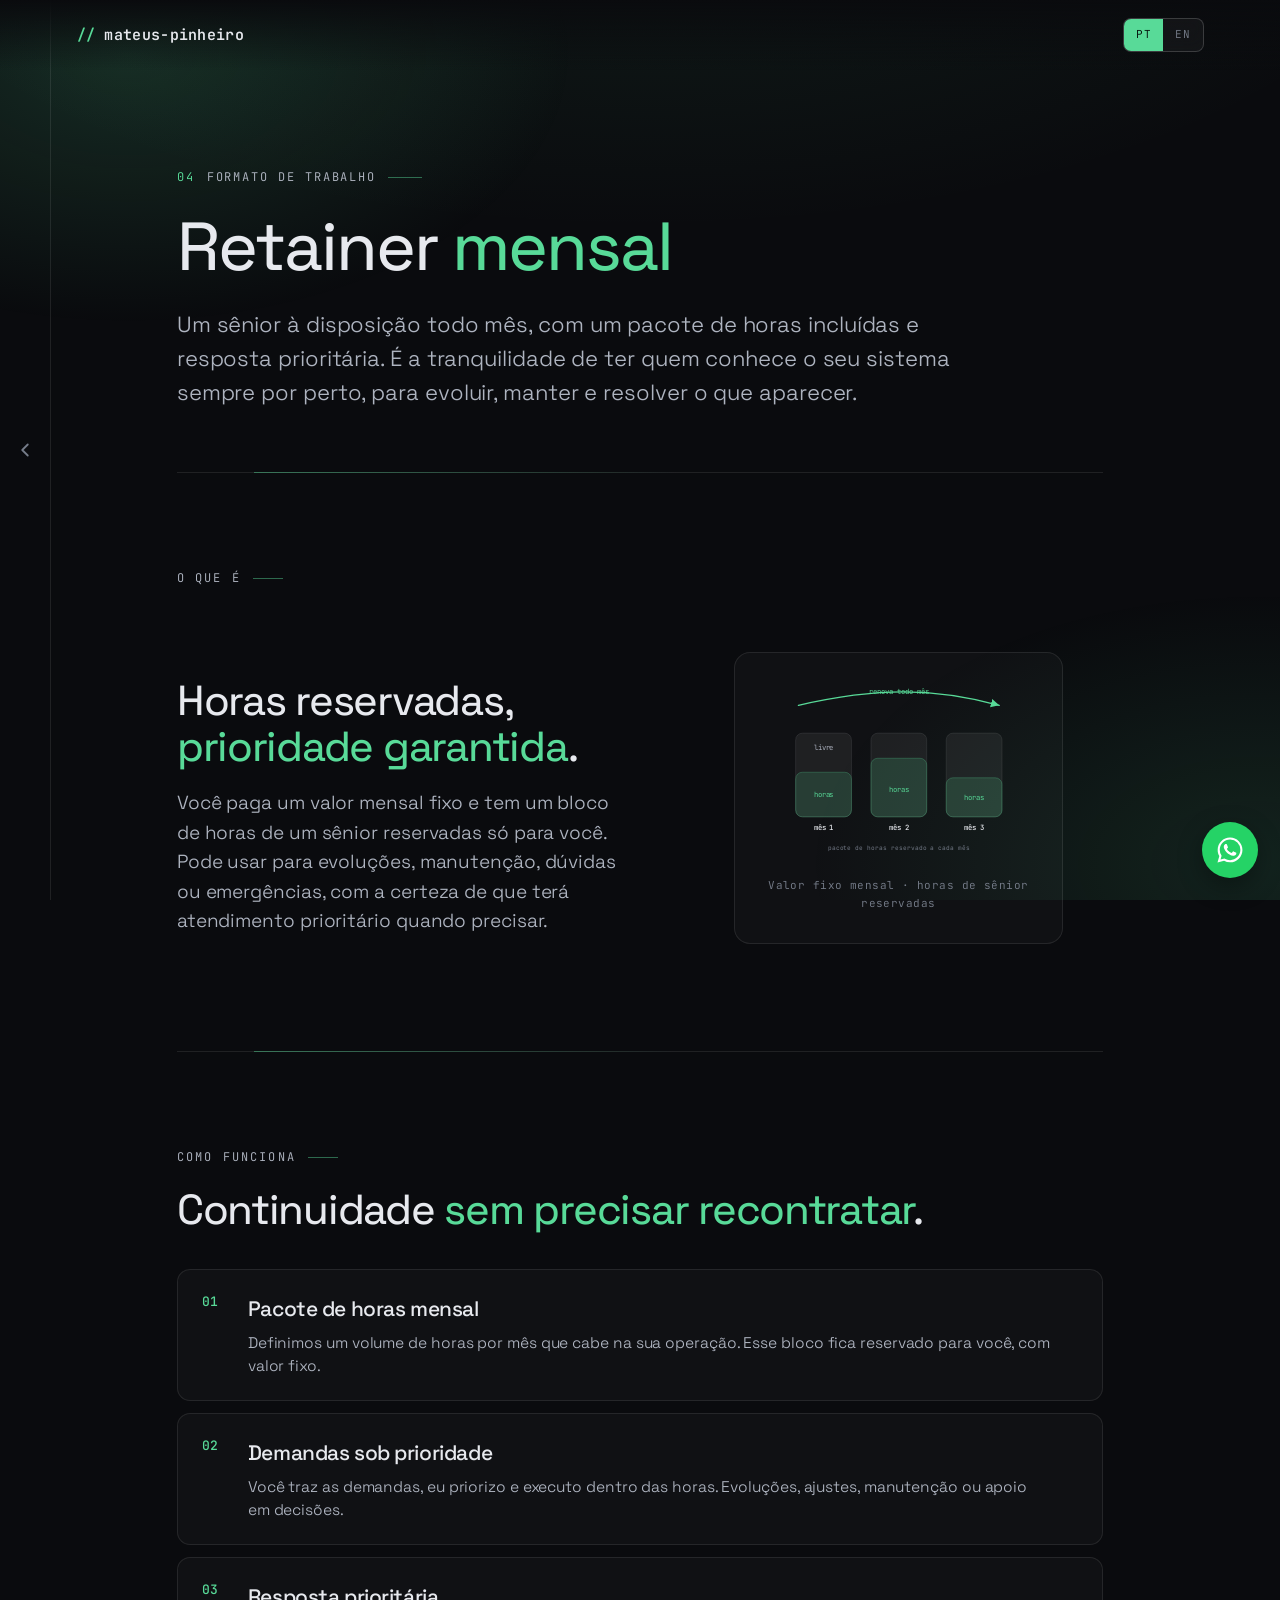
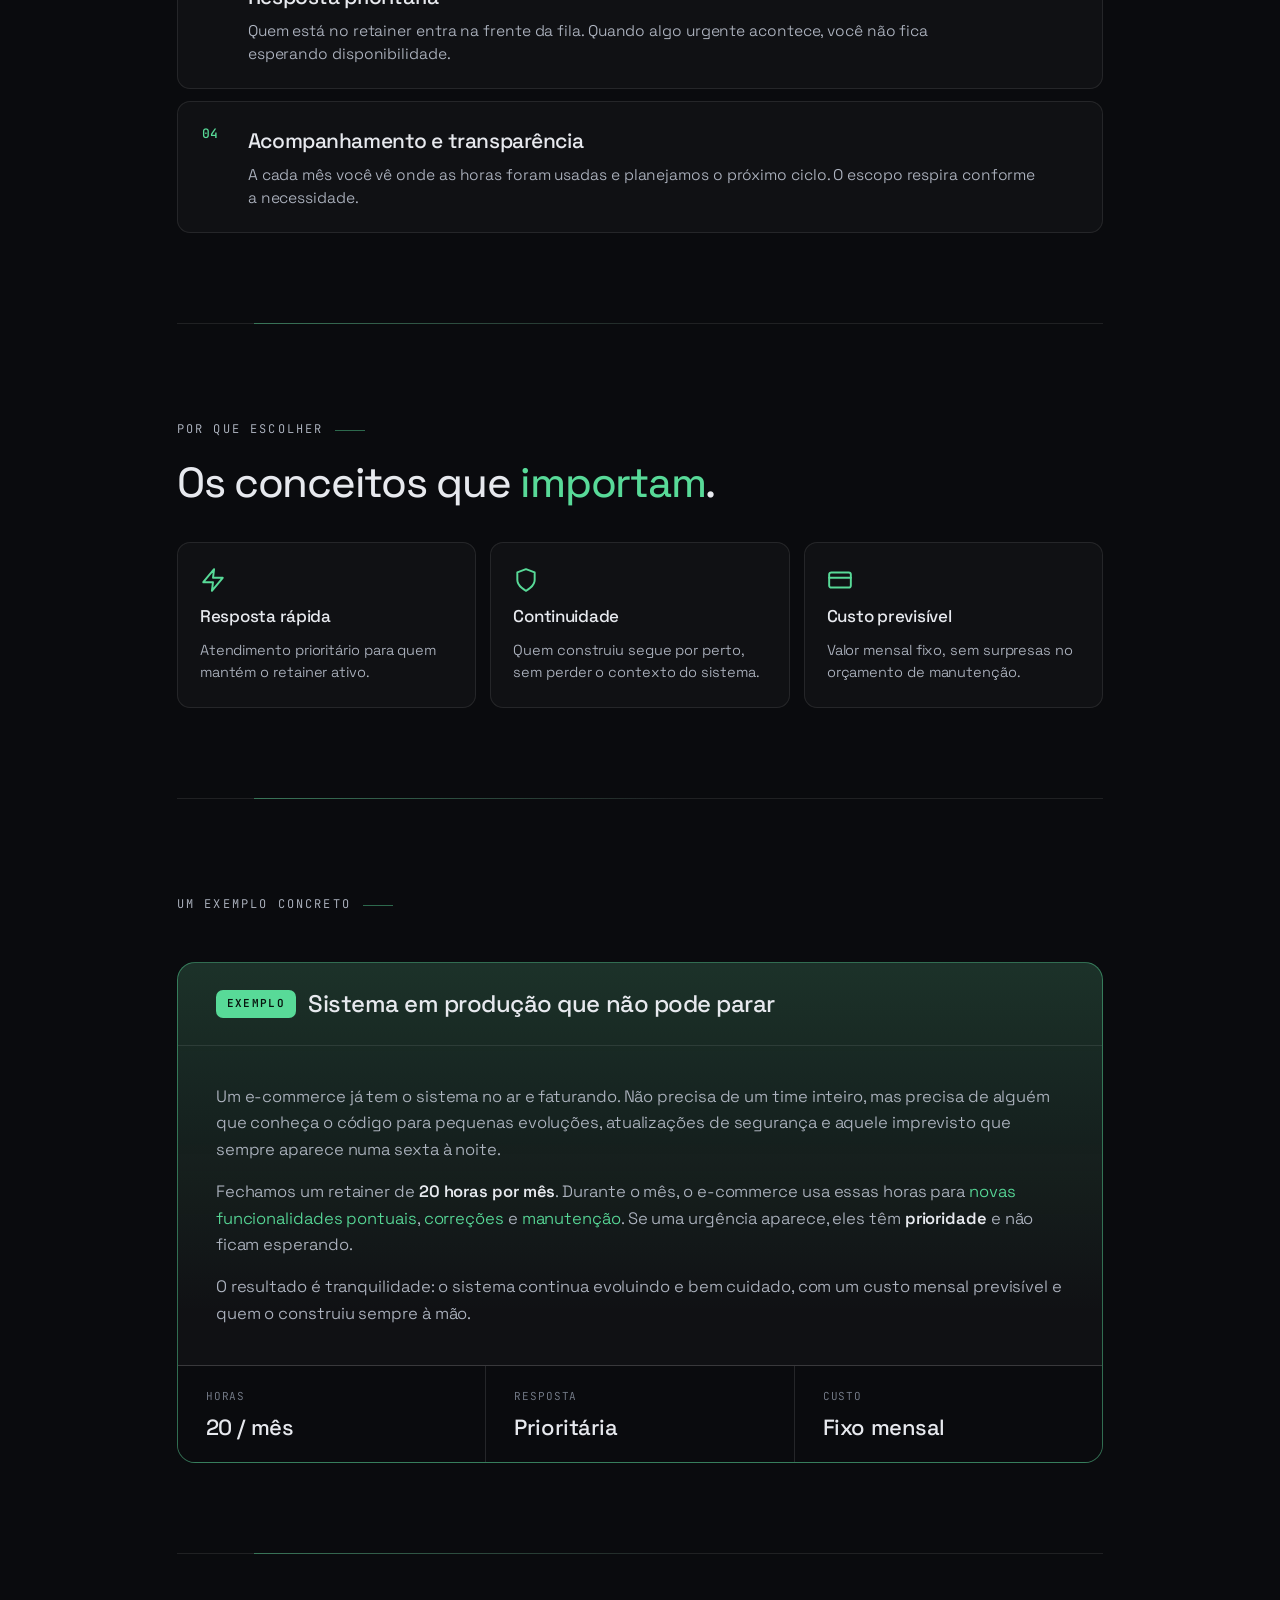
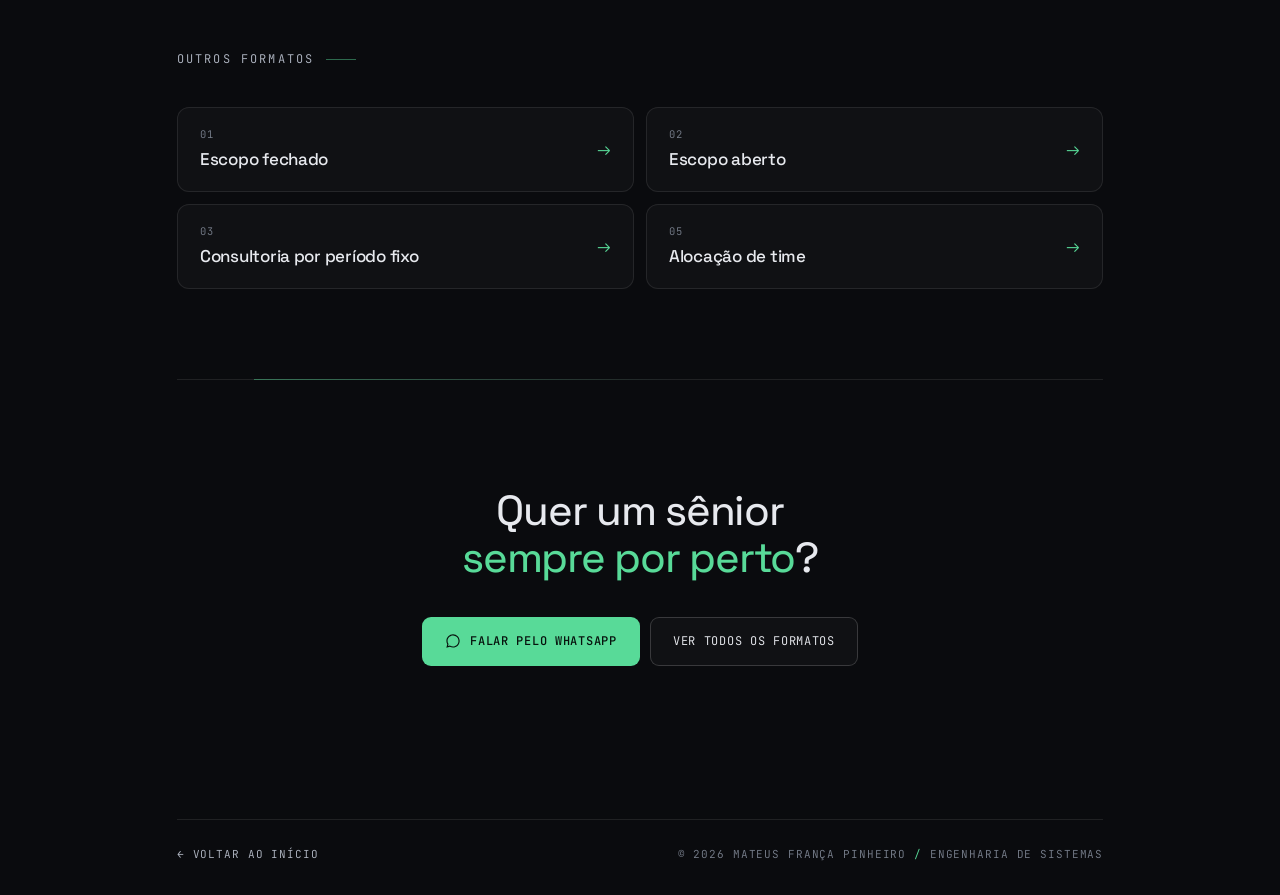
<file: formatos/retainer-mensal.html>
<!doctype html>
<html lang="pt-BR">
<head>
<meta charset="utf-8">
<meta name="viewport" content="width=device-width, initial-scale=1">
<title>Retainer mensal · Formatos de trabalho — Mateus Pinheiro</title>
<link rel="icon" href="../favicon.ico" sizes="any">
<meta name="description" content="Retainer mensal: um sênior à disposição, com um pacote de horas incluídas todo mês e resposta prioritária. Para evolução e manutenção contínuas.">
<meta name="theme-color" content="#0a0b0e">
<link rel="preconnect" href="https://fonts.googleapis.com">
<link rel="preconnect" href="https://fonts.gstatic.com" crossorigin>
<link href="https://fonts.googleapis.com/css2?family=Space+Grotesk:wght@300..700&family=JetBrains+Mono:wght@400;500;600&display=swap" rel="stylesheet">
<link rel="stylesheet" href="format.css">
</head>

<body class="lang-pt" data-accent="signal">
<div class="bg"></div>
<div class="fx"></div>

<a class="back-rail" href="../index.html#trabalhamos" aria-label="Voltar ao início" title="Voltar">
  <svg viewBox="0 0 24 24" fill="none" stroke="currentColor" stroke-width="2" stroke-linecap="round" stroke-linejoin="round" aria-hidden="true"><polyline points="15 18 9 12 15 6"></polyline></svg>
</a>

<div class="topbar">
  <a class="brand" href="../index.html"><span class="mk">//</span> mateus-pinheiro</a>
  <div class="topbar-right">
    <div class="lang-toggle" id="langToggle">
      <button data-lang="pt" class="active">PT</button>
      <button data-lang="en">EN</button>
    </div>
  </div>
</div>

<main class="wrap">

  <!-- ===== HERO ===== -->
  <header class="fmt-hero">
    <div class="fmt-eyebrow reveal"><span class="no">04</span><span class="pt">Formato de trabalho</span><span class="en">Engagement format</span></div>
    <h1 class="fmt-title reveal"><span class="pt">Retainer <em>mensal</em></span><span class="en">Monthly <em>retainer</em></span></h1>
    <p class="fmt-lead reveal"><span class="pt">Um sênior à disposição todo mês, com um pacote de horas incluídas e resposta prioritária. É a tranquilidade de ter quem conhece o seu sistema sempre por perto, para evoluir, manter e resolver o que aparecer.</span><span class="en">A senior on call every month, with a package of included hours and priority response. It's the peace of mind of having someone who knows your system always nearby, to evolve, maintain and resolve whatever comes up.</span></p>
  </header>

  <!-- ===== O QUE É ===== -->
  <section class="sec">
    <div class="sec-eyebrow reveal"><span class="pt">O que é</span><span class="en">What it is</span></div>
    <div class="split">
      <div class="reveal">
        <h2 class="sec-h"><span class="pt">Horas reservadas, <em>prioridade garantida</em>.</span><span class="en">Reserved hours, <em>guaranteed priority</em>.</span></h2>
        <p class="sec-lead"><span class="pt">Você paga um valor mensal fixo e tem um bloco de horas de um sênior reservadas só para você. Pode usar para evoluções, manutenção, dúvidas ou emergências, com a certeza de que terá atendimento prioritário quando precisar.</span><span class="en">You pay a fixed monthly fee and have a block of a senior's hours reserved just for you. Use them for improvements, maintenance, questions or emergencies, with the certainty of priority attention when you need it.</span></p>
      </div>
      <figure class="figure reveal">
        <svg viewBox="0 0 480 320" role="img" aria-label="Diagrama de retainer mensal">
          <!-- recurring loop -->
          <path class="dg-fill" d="M60 40 C 200 8, 300 8, 420 40" marker-end="url(#ar4)"/>
          <defs><marker id="ar4" markerWidth="9" markerHeight="9" refX="6" refY="3" orient="auto"><path d="M0 0 L6 3 L0 6 z" fill="var(--accent)"/></marker></defs>
          <text class="dg-label-accent" x="240" y="20" text-anchor="middle"><tspan class="pt">renova todo mês</tspan><tspan class="en">renews every month</tspan></text>

          <!-- monthly buckets: reserved hours filled -->
          <g>
            <rect class="dg-box" x="55"  y="90" width="100" height="150" rx="12"/>
            <rect class="dg-box-accent" x="55" y="160" width="100" height="80" rx="12"/>
            <text class="dg-label" x="105" y="120" text-anchor="middle"><tspan class="pt">livre</tspan><tspan class="en">free</tspan></text>
            <text class="dg-label-accent" x="105" y="205" text-anchor="middle"><tspan class="pt">horas</tspan><tspan class="en">hours</tspan></text>
            <text class="dg-label-strong" x="105" y="264" text-anchor="middle"><tspan class="pt">mês 1</tspan><tspan class="en">month 1</tspan></text>
          </g>
          <g>
            <rect class="dg-box" x="190" y="90" width="100" height="150" rx="12"/>
            <rect class="dg-box-accent" x="190" y="135" width="100" height="105" rx="12"/>
            <text class="dg-label-accent" x="240" y="195" text-anchor="middle"><tspan class="pt">horas</tspan><tspan class="en">hours</tspan></text>
            <text class="dg-label-strong" x="240" y="264" text-anchor="middle"><tspan class="pt">mês 2</tspan><tspan class="en">month 2</tspan></text>
          </g>
          <g>
            <rect class="dg-box" x="325" y="90" width="100" height="150" rx="12"/>
            <rect class="dg-box-accent" x="325" y="170" width="100" height="70" rx="12"/>
            <text class="dg-label-accent" x="375" y="210" text-anchor="middle"><tspan class="pt">horas</tspan><tspan class="en">hours</tspan></text>
            <text class="dg-label-strong" x="375" y="264" text-anchor="middle"><tspan class="pt">mês 3</tspan><tspan class="en">month 3</tspan></text>
          </g>
          <text class="dg-axis" x="240" y="300" text-anchor="middle"><tspan class="pt">pacote de horas reservado a cada mês</tspan><tspan class="en">a package of hours reserved each month</tspan></text>
        </svg>
        <figcaption><span class="pt">Valor fixo mensal · horas de sênior reservadas</span><span class="en">Fixed monthly fee · reserved senior hours</span></figcaption>
      </figure>
    </div>
  </section>

  <!-- ===== COMO FUNCIONA ===== -->
  <section class="sec">
    <div class="sec-eyebrow reveal"><span class="pt">Como funciona</span><span class="en">How it works</span></div>
    <h2 class="sec-h reveal"><span class="pt">Continuidade <em>sem precisar recontratar</em>.</span><span class="en">Continuity <em>without re-hiring</em>.</span></h2>
    <div class="flow">
      <div class="flow-item reveal">
        <h3><span class="pt">Pacote de horas mensal</span><span class="en">Monthly hour package</span></h3>
        <p><span class="pt">Definimos um volume de horas por mês que cabe na sua operação. Esse bloco fica reservado para você, com valor fixo.</span><span class="en">We define a monthly volume of hours that fits your operation. That block stays reserved for you, at a fixed price.</span></p>
      </div>
      <div class="flow-item reveal">
        <h3><span class="pt">Demandas sob prioridade</span><span class="en">Demands under priority</span></h3>
        <p><span class="pt">Você traz as demandas, eu priorizo e executo dentro das horas. Evoluções, ajustes, manutenção ou apoio em decisões.</span><span class="en">You bring the demands, I prioritize and execute them within the hours. Improvements, adjustments, maintenance or decision support.</span></p>
      </div>
      <div class="flow-item reveal">
        <h3><span class="pt">Resposta prioritária</span><span class="en">Priority response</span></h3>
        <p><span class="pt">Quem está no retainer entra na frente da fila. Quando algo urgente acontece, você não fica esperando disponibilidade.</span><span class="en">Whoever is on retainer goes to the front of the queue. When something urgent happens, you're not left waiting for availability.</span></p>
      </div>
      <div class="flow-item reveal">
        <h3><span class="pt">Acompanhamento e transparência</span><span class="en">Tracking and transparency</span></h3>
        <p><span class="pt">A cada mês você vê onde as horas foram usadas e planejamos o próximo ciclo. O escopo respira conforme a necessidade.</span><span class="en">Each month you see where the hours went and we plan the next cycle. The scope breathes with the need.</span></p>
      </div>
    </div>
  </section>

  <!-- ===== CONCEITOS ===== -->
  <section class="sec">
    <div class="sec-eyebrow reveal"><span class="pt">Por que escolher</span><span class="en">Why choose it</span></div>
    <h2 class="sec-h reveal"><span class="pt">Os conceitos que <em>importam</em>.</span><span class="en">The concepts that <em>matter</em>.</span></h2>
    <div class="cards">
      <div class="card reveal">
        <svg class="ico" viewBox="0 0 24 24" fill="none" stroke="currentColor" stroke-width="1.8" stroke-linecap="round" stroke-linejoin="round"><polygon points="13 2 3 14 12 14 11 22 21 10 12 10 13 2"/></svg>
        <h3><span class="pt">Resposta rápida</span><span class="en">Fast response</span></h3>
        <p><span class="pt">Atendimento prioritário para quem mantém o retainer ativo.</span><span class="en">Priority attention for whoever keeps the retainer active.</span></p>
      </div>
      <div class="card reveal">
        <svg class="ico" viewBox="0 0 24 24" fill="none" stroke="currentColor" stroke-width="1.8" stroke-linecap="round" stroke-linejoin="round"><path d="M12 22s8-4 8-10V5l-8-3-8 3v7c0 6 8 10 8 10z"/></svg>
        <h3><span class="pt">Continuidade</span><span class="en">Continuity</span></h3>
        <p><span class="pt">Quem construiu segue por perto, sem perder o contexto do sistema.</span><span class="en">Whoever built it stays nearby, without losing the system's context.</span></p>
      </div>
      <div class="card reveal">
        <svg class="ico" viewBox="0 0 24 24" fill="none" stroke="currentColor" stroke-width="1.8" stroke-linecap="round" stroke-linejoin="round"><rect x="2" y="5" width="20" height="14" rx="2"/><path d="M2 10h20"/></svg>
        <h3><span class="pt">Custo previsível</span><span class="en">Predictable cost</span></h3>
        <p><span class="pt">Valor mensal fixo, sem surpresas no orçamento de manutenção.</span><span class="en">A fixed monthly fee, no surprises in the maintenance budget.</span></p>
      </div>
    </div>
  </section>

  <!-- ===== EXEMPLO ===== -->
  <section class="sec">
    <div class="sec-eyebrow reveal"><span class="pt">Um exemplo concreto</span><span class="en">A concrete example</span></div>
    <div class="example reveal">
      <div class="example-head">
        <span class="example-tag"><span class="pt">Exemplo</span><span class="en">Example</span></span>
        <span class="example-title"><span class="pt">Sistema em produção que não pode parar</span><span class="en">A production system that can't stop</span></span>
      </div>
      <div class="example-body">
        <p><span class="pt">Um e-commerce já tem o sistema no ar e faturando. Não precisa de um time inteiro, mas precisa de alguém que conheça o código para pequenas evoluções, atualizações de segurança e aquele imprevisto que sempre aparece numa sexta à noite.</span><span class="en">An e-commerce already has its system live and generating revenue. It doesn't need a whole team, but it needs someone who knows the code for small improvements, security updates and that unexpected issue that always shows up on a Friday night.</span></p>
        <p><span class="pt">Fechamos um retainer de <strong>20 horas por mês</strong>. Durante o mês, o e-commerce usa essas horas para <span class="accent">novas funcionalidades pontuais</span>, <span class="accent">correções</span> e <span class="accent">manutenção</span>. Se uma urgência aparece, eles têm <strong>prioridade</strong> e não ficam esperando.</span><span class="en">We set a retainer of <strong>20 hours per month</strong>. Through the month, the e-commerce uses those hours for <span class="accent">occasional new features</span>, <span class="accent">fixes</span> and <span class="accent">maintenance</span>. If an emergency hits, they get <strong>priority</strong> and don't have to wait.</span></p>
        <p><span class="pt">O resultado é tranquilidade: o sistema continua evoluindo e bem cuidado, com um custo mensal previsível e quem o construiu sempre à mão.</span><span class="en">The result is peace of mind: the system keeps evolving and well cared for, with a predictable monthly cost and the person who built it always at hand.</span></p>
      </div>
      <div class="example-grid">
        <div class="cell"><div class="k"><span class="pt">Horas</span><span class="en">Hours</span></div><div class="v"><span class="pt">20 / mês</span><span class="en">20 / month</span></div></div>
        <div class="cell"><div class="k"><span class="pt">Resposta</span><span class="en">Response</span></div><div class="v"><span class="pt">Prioritária</span><span class="en">Priority</span></div></div>
        <div class="cell"><div class="k"><span class="pt">Custo</span><span class="en">Cost</span></div><div class="v"><span class="pt">Fixo mensal</span><span class="en">Fixed monthly</span></div></div>
      </div>
    </div>
  </section>

  <!-- ===== OUTROS FORMATOS ===== -->
  <section class="sec">
    <div class="sec-eyebrow reveal"><span class="pt">Outros formatos</span><span class="en">Other formats</span></div>
    <div class="others">
      <a class="other reveal" href="escopo-fechado.html"><span class="ol"><span class="ok">01</span><span class="ov"><span class="pt">Escopo fechado</span><span class="en">Fixed scope</span></span></span><span class="arr">→</span></a>
      <a class="other reveal" href="escopo-aberto.html"><span class="ol"><span class="ok">02</span><span class="ov"><span class="pt">Escopo aberto</span><span class="en">Open scope</span></span></span><span class="arr">→</span></a>
      <a class="other reveal" href="consultoria.html"><span class="ol"><span class="ok">03</span><span class="ov"><span class="pt">Consultoria por período fixo</span><span class="en">Fixed-term consulting</span></span></span><span class="arr">→</span></a>
      <a class="other reveal" href="alocacao-de-time.html"><span class="ol"><span class="ok">05</span><span class="ov"><span class="pt">Alocação de time</span><span class="en">Team allocation</span></span></span><span class="arr">→</span></a>
    </div>
  </section>

  <!-- ===== CTA ===== -->
  <section class="sec cta">
    <h2 class="sec-h reveal" style="margin-left:auto;margin-right:auto;max-width:24ch;"><span class="pt">Quer um sênior <em>sempre por perto</em>?</span><span class="en">Want a senior <em>always nearby</em>?</span></h2>
    <nav class="links reveal">
      <a class="btn primary" href="https://wa.me/5511999498491?text=Ol%C3%A1%20Mateus%2C%20tenho%20interesse%20no%20formato%20de%20retainer%20mensal." target="_blank" rel="noopener">
        <svg class="ic" viewBox="0 0 24 24" fill="currentColor"><path d="M19.05 4.91A9.82 9.82 0 0 0 12.04 2C6.58 2 2.13 6.45 2.13 11.91c0 1.75.46 3.45 1.32 4.95L2 22l5.25-1.38a9.9 9.9 0 0 0 4.79 1.22h.01c5.46 0 9.91-4.45 9.91-9.91 0-2.65-1.03-5.14-2.91-7.02zM12.05 20.1h-.01a8.2 8.2 0 0 1-4.18-1.15l-.3-.18-3.12.82.83-3.04-.2-.31a8.2 8.2 0 0 1-1.26-4.36c0-4.54 3.7-8.24 8.25-8.24a8.2 8.2 0 0 1 5.83 2.42 8.2 8.2 0 0 1 2.41 5.83c0 4.54-3.7 8.24-8.25 8.24z"/></svg>
        <span class="pt">Falar pelo WhatsApp</span><span class="en">Talk on WhatsApp</span>
      </a>
      <a class="btn" href="../index.html#trabalhamos"><span class="pt">Ver todos os formatos</span><span class="en">See all formats</span></a>
    </nav>
  </section>

  <footer class="foot">
    <div><a href="../index.html"><span class="pt">← Voltar ao início</span><span class="en">← Back to home</span></a></div>
    <div>© 2026 Mateus&nbsp;França&nbsp;Pinheiro <span class="dot">/</span> <span class="pt">engenharia de sistemas</span><span class="en">systems engineering</span></div>
  </footer>
</main>

<a class="wa-fab" id="waFab" href="https://wa.me/5511999498491?text=Ol%C3%A1%20Mateus%2C%20vi%20seu%20site%20e%20gostaria%20de%20conversar." data-phone="5511999498491" data-pt="Olá Mateus, tenho interesse no formato de retainer mensal." data-en="Hi Mateus, I'm interested in the monthly retainer format." target="_blank" rel="noopener" aria-label="WhatsApp">
  <svg viewBox="0 0 24 24" fill="currentColor" aria-hidden="true"><path d="M19.05 4.91A9.82 9.82 0 0 0 12.04 2C6.58 2 2.13 6.45 2.13 11.91c0 1.75.46 3.45 1.32 4.95L2 22l5.25-1.38a9.9 9.9 0 0 0 4.79 1.22h.01c5.46 0 9.91-4.45 9.91-9.91 0-2.65-1.03-5.14-2.91-7.02zM12.05 20.1h-.01a8.2 8.2 0 0 1-4.18-1.15l-.3-.18-3.12.82.83-3.04-.2-.31a8.2 8.2 0 0 1-1.26-4.36c0-4.54 3.7-8.24 8.25-8.24a8.2 8.2 0 0 1 5.83 2.42 8.2 8.2 0 0 1 2.41 5.83c0 4.54-3.7 8.24-8.25 8.24zm4.52-6.16c-.25-.12-1.47-.72-1.69-.81-.23-.08-.39-.12-.56.12-.16.25-.64.81-.78.97-.14.17-.29.19-.54.06-.25-.12-1.05-.39-1.99-1.23-.74-.66-1.23-1.47-1.38-1.72-.14-.25-.02-.38.11-.51.11-.11.25-.29.37-.43.12-.14.16-.25.25-.41.08-.17.04-.31-.02-.43-.06-.12-.56-1.34-.76-1.84-.2-.48-.41-.42-.56-.43-.14-.01-.31-.01-.48-.01-.17 0-.43.06-.66.31-.23.25-.86.85-.86 2.07 0 1.22.89 2.4 1.01 2.56.12.17 1.75 2.67 4.23 3.74.59.26 1.05.41 1.41.52.59.19 1.13.16 1.56.1.48-.07 1.47-.6 1.68-1.18.21-.58.21-1.07.14-1.18-.06-.11-.22-.17-.47-.29z"/></svg>
</a>

<script src="format.js"></script>
</body>
</html>
</file>
<file: formatos/format.css>
/* =========================================================
   Formatos de trabalho — estilo compartilhado
   herda os tokens visuais do index.html
   ========================================================= */
:root{
  --ink:    #0a0b0e;
  --on:      #e7e9ee;
  --on-soft: #aeb4c0;
  --on-mute: #757c89;

  --signal:   oklch(0.80 0.15 158);
  --cyan:     oklch(0.80 0.13 210);
  --iris:     oklch(0.78 0.14 270);
  --amber:    oklch(0.82 0.14 78);

  --accent: var(--signal);
  --accent-soft: color-mix(in srgb, var(--accent) 16%, transparent);
  --accent-line: color-mix(in srgb, var(--accent) 46%, transparent);
  --ink-on-accent:#07120d;

  --line: rgba(255,255,255,0.09);
  --line-strong: rgba(255,255,255,0.17);

  --panel:   rgba(255,255,255,0.028);
  --panel-2: rgba(255,255,255,0.06);

  --display:'Space Grotesk', system-ui, sans-serif;
  --body:'Space Grotesk', system-ui, sans-serif;
  --mono:'JetBrains Mono', ui-monospace, monospace;

  --gutter: clamp(24px, 6vw, 92px);
  --maxw: 1080px;
  --rail-w: clamp(40px, 4vw, 54px);
}
body[data-accent="signal"] { --accent: var(--signal); --ink-on-accent:#07120d; }
body[data-accent="cyan"]   { --accent: var(--cyan);   --ink-on-accent:#04141a; }
body[data-accent="iris"]   { --accent: var(--iris);   --ink-on-accent:#0c0a1a; }
body[data-accent="amber"]  { --accent: var(--amber);  --ink-on-accent:#1a1304; }

*,*::before,*::after{ box-sizing:border-box; }
html{ scroll-behavior:smooth; }
@media (prefers-reduced-motion: reduce){ html{ scroll-behavior:auto; } }
html,body{ min-height:100%; }
body{
  margin:0; color:var(--on);
  font-family:var(--body); font-weight:350; font-size:17px; line-height:1.6;
  -webkit-font-smoothing:antialiased; letter-spacing:-.005em;
  background:var(--ink);
}
body.lang-pt .en{ display:none !important; }
body.lang-en .pt{ display:none !important; }

.bg{ position:fixed; inset:0; z-index:-3;
  background:
    radial-gradient(110% 70% at 50% -15%, color-mix(in srgb, var(--accent) 9%, transparent), transparent 58%),
    var(--ink);
}
.fx{ position:fixed; inset:0; z-index:-1; pointer-events:none;
  background:
    radial-gradient(58% 50% at 10% 6%, color-mix(in srgb, var(--accent) 16%, transparent), transparent 60%),
    radial-gradient(60% 52% at 98% 96%, color-mix(in srgb, var(--accent) 12%, transparent), transparent 58%);
}

/* extra left clearance so content never sits under the fixed back rail */
.wrap{ max-width:var(--maxw); margin:0 auto;
  padding:0 var(--gutter) 0 max(var(--gutter), calc(var(--rail-w) + 16px)); }

/* ---------- back rail · botão vertical fino, transparente, altura total ---------- */
.back-rail{ position:fixed; left:0; top:0; bottom:0; z-index:45;
  width:var(--rail-w);
  display:flex; align-items:center; justify-content:center;
  color:var(--on-mute); text-decoration:none; background:transparent;
  border-right:1px solid var(--line);
  transition:background .25s, color .25s, border-color .25s; }
.back-rail:hover{ background:color-mix(in srgb, var(--accent) 7%, transparent);
  border-color:var(--accent-line); color:var(--on); }
.back-rail svg{ width:22px; height:22px; transition:transform .2s; }
.back-rail:hover svg{ transform:translateX(-3px); }
.back-rail:focus-visible{ outline:2px solid var(--accent); outline-offset:-4px; }

/* ---------- top bar ---------- */
.topbar{ position:fixed; top:0; left:0; right:0; z-index:50;
  display:flex; align-items:center; justify-content:space-between; gap:18px;
  padding:18px var(--gutter) 18px max(var(--gutter), calc(var(--rail-w) + 16px));
  background:linear-gradient(var(--ink), transparent); }
.brand{ font-family:var(--mono); font-weight:600; font-size:15px; letter-spacing:.02em; color:var(--on);
  text-decoration:none; display:inline-flex; align-items:center; gap:9px; }
.brand .mk{ color:var(--accent); }
.topbar-right{ display:inline-flex; align-items:center; gap:14px; }
.back{ font-family:var(--mono); font-size:11px; letter-spacing:.06em; text-transform:uppercase; color:var(--on-mute);
  text-decoration:none; display:inline-flex; align-items:center; gap:7px; transition:color .2s; }
.back:hover{ color:var(--on); }
.lang-toggle{ display:inline-flex; border:1px solid var(--line-strong); border-radius:8px; overflow:hidden;
  font-family:var(--mono); font-size:11px; letter-spacing:.06em; background:rgba(255,255,255,.04); backdrop-filter:blur(8px); }
.lang-toggle button{ background:transparent; border:0; color:var(--on-mute); padding:7px 12px; cursor:pointer;
  font:inherit; letter-spacing:inherit; transition:color .2s, background .2s; }
.lang-toggle button.active{ color:var(--ink-on-accent); background:var(--accent); }

/* ---------- hero ---------- */
.fmt-hero{ padding:clamp(120px,18vh,180px) 0 clamp(40px,7vh,72px); }
.fmt-eyebrow{ font-family:var(--mono); font-size:12px; letter-spacing:.16em; text-transform:uppercase; color:var(--on-soft);
  display:inline-flex; align-items:center; gap:12px; }
.fmt-eyebrow .no{ color:var(--accent); }
.fmt-eyebrow::after{ content:""; width:34px; height:1px; background:var(--accent-line); }
.fmt-title{ font-family:var(--display); font-weight:440; font-size:clamp(34px,5.4vw,68px); line-height:1.05;
  letter-spacing:-.03em; color:var(--on); margin:22px 0 0; max-width:16ch; text-wrap:balance; }
.fmt-title em{ font-style:normal; color:var(--accent); }
.fmt-lead{ color:var(--on-soft); font-size:clamp(17px,2vw,22px); line-height:1.55; margin:24px 0 0; max-width:60ch; text-wrap:pretty; }

/* ---------- section scaffold ---------- */
.sec{ position:relative; padding:clamp(56px,10vh,104px) 0; border-top:1px solid var(--line); }
.sec::before{ content:""; position:absolute; left:var(--gutter); right:var(--gutter); top:-1px; height:1px;
  background:linear-gradient(90deg, var(--accent-line), transparent 55%); }
.sec-eyebrow{ font-family:var(--mono); font-size:12px; letter-spacing:.18em; text-transform:uppercase; color:var(--on-soft);
  display:inline-flex; align-items:center; gap:12px; }
.sec-eyebrow::after{ content:""; width:30px; height:1px; background:var(--accent-line); }
.sec-h{ font-family:var(--display); font-weight:450; font-size:clamp(27px,3.6vw,42px); line-height:1.1;
  letter-spacing:-.03em; margin:18px 0 0; color:var(--on); text-wrap:balance; }
.sec-h em{ font-style:normal; color:var(--accent); }
.sec-lead{ color:var(--on-soft); font-size:clamp(16px,1.8vw,19px); line-height:1.55; margin:18px 0 0; max-width:62ch; text-wrap:pretty; }

/* two-column: copy + illustration */
.split{ display:grid; grid-template-columns:1.05fr .95fr; gap:clamp(32px,5vw,64px); align-items:center; margin-top:clamp(34px,5vh,52px); }
.figure{ border:1px solid var(--line); border-radius:16px; background:var(--panel); padding:clamp(20px,3vw,30px); }
.figure svg{ display:block; width:100%; height:auto; }
.figure figcaption{ font-family:var(--mono); font-size:11px; letter-spacing:.04em; color:var(--on-mute); margin-top:16px; text-align:center; }

/* ---------- "como funciona" steps ---------- */
.flow{ display:flex; flex-direction:column; gap:12px; margin-top:clamp(30px,4vh,44px); counter-reset:flow; }
.flow-item{ position:relative; border:1px solid var(--line); border-radius:13px; background:var(--panel);
  padding:22px 24px 22px 70px; transition:border-color .25s, background .25s; }
.flow-item:hover{ border-color:var(--accent-line); background:var(--panel-2); }
.flow-item::before{ counter-increment:flow; content:counter(flow,decimal-leading-zero);
  position:absolute; left:24px; top:22px; font-family:var(--mono); font-size:13px; font-weight:500; color:var(--accent); }
.flow-item h3{ font-family:var(--display); font-weight:500; font-size:clamp(17px,1.9vw,21px); letter-spacing:-.02em;
  color:var(--on); margin:0 0 6px; }
.flow-item p{ margin:0; color:var(--on-soft); font-size:15.5px; line-height:1.5; text-wrap:pretty; }

/* ---------- highlight cards (conceitos / quando usar) ---------- */
.cards{ display:grid; grid-template-columns:repeat(3,1fr); gap:14px; margin-top:clamp(30px,4vh,44px); }
.card{ border:1px solid var(--line); border-radius:13px; background:var(--panel); padding:24px 22px;
  display:flex; flex-direction:column; gap:10px; transition:border-color .25s, background .25s, transform .25s; }
.card:hover{ border-color:var(--accent); background:var(--panel-2); transform:translateY(-3px); }
.card .ico{ width:26px; height:26px; color:var(--accent); }
.card h3{ font-family:var(--display); font-weight:500; font-size:17px; letter-spacing:-.015em; color:var(--on); margin:0; }
.card p{ margin:0; color:var(--on-soft); font-size:14.5px; line-height:1.5; text-wrap:pretty; }

/* ---------- exemplo ---------- */
.example{ border:1px solid var(--accent-line); border-radius:18px; overflow:hidden;
  background:linear-gradient(180deg, var(--accent-soft), transparent 70%), var(--panel); margin-top:clamp(34px,5vh,52px); }
.example-head{ display:flex; align-items:center; gap:12px; padding:22px clamp(24px,4vw,38px); border-bottom:1px solid var(--line); }
.example-tag{ font-family:var(--mono); font-size:11px; letter-spacing:.12em; text-transform:uppercase; color:var(--ink-on-accent);
  background:var(--accent); padding:5px 11px; border-radius:7px; font-weight:600; }
.example-title{ font-family:var(--display); font-weight:500; font-size:clamp(18px,2.1vw,24px); letter-spacing:-.02em; color:var(--on); }
.example-body{ padding:clamp(24px,4vw,38px); }
.example-body p{ margin:0 0 16px; color:var(--on-soft); font-size:16.5px; line-height:1.6; text-wrap:pretty; }
.example-body p:last-child{ margin-bottom:0; }
.example-body strong{ color:var(--on); font-weight:600; }
.example-body .accent{ color:var(--accent); }
.example-grid{ display:grid; grid-template-columns:repeat(3,1fr); gap:1px; background:var(--line); border-top:1px solid var(--line); }
.example-grid .cell{ background:var(--ink); padding:22px clamp(20px,3vw,28px); }
.example-grid .k{ font-family:var(--mono); font-size:11px; letter-spacing:.08em; text-transform:uppercase; color:var(--on-mute); }
.example-grid .v{ font-family:var(--display); font-weight:500; font-size:clamp(18px,2vw,22px); letter-spacing:-.02em; color:var(--on); margin-top:8px; line-height:1.2; }

/* ---------- cross-links ---------- */
.others{ display:grid; grid-template-columns:repeat(2,1fr); gap:12px; margin-top:clamp(30px,4vh,44px); }
.other{ display:flex; align-items:center; justify-content:space-between; gap:14px;
  border:1px solid var(--line); border-radius:12px; background:var(--panel); padding:18px 22px;
  text-decoration:none; color:var(--on); transition:border-color .25s, background .25s, transform .25s; }
.other:hover{ border-color:var(--accent); background:var(--panel-2); transform:translateY(-2px); }
.other .ol{ display:flex; flex-direction:column; gap:3px; }
.other .ok{ font-family:var(--mono); font-size:10.5px; letter-spacing:.08em; text-transform:uppercase; color:var(--on-mute); }
.other .ov{ font-family:var(--display); font-weight:500; font-size:17px; letter-spacing:-.015em; }
.other .arr{ color:var(--accent); transition:transform .2s; }
.other:hover .arr{ transform:translateX(4px); }

/* ---------- CTA ---------- */
.cta{ text-align:center; }
.cta .links{ display:flex; flex-wrap:wrap; justify-content:center; gap:10px; margin-top:clamp(28px,4vh,40px); }
.btn{ font-family:var(--mono); font-size:12px; letter-spacing:.06em; text-transform:uppercase;
  color:var(--on); text-decoration:none; padding:14px 22px; border-radius:9px;
  border:1px solid var(--line-strong); background:var(--panel);
  display:inline-flex; align-items:center; gap:9px; cursor:pointer;
  transition:border-color .2s, background .2s, transform .2s, color .2s; }
.btn:hover{ border-color:var(--accent); color:#fff; background:var(--panel-2); transform:translateY(-2px); }
.btn.primary{ background:var(--accent); color:var(--ink-on-accent); border-color:transparent; font-weight:500; }
.btn.primary:hover{ transform:translateY(-2px); background:var(--accent); color:var(--ink-on-accent); }
.btn .ic{ width:16px; height:16px; }

/* ---------- footer ---------- */
.foot{ display:flex; justify-content:space-between; align-items:center; flex-wrap:wrap; gap:10px;
  padding:26px 0 32px; margin-top:clamp(44px,7vh,80px); border-top:1px solid var(--line);
  font-family:var(--mono); font-size:11px; letter-spacing:.08em; text-transform:uppercase; color:var(--on-mute); }
.foot a{ color:var(--on-soft); text-decoration:none; }
.foot a:hover{ color:var(--on); }
.foot .dot{ color:var(--accent); }

/* ---------- floating WhatsApp ---------- */
.wa-fab{ position:fixed; right:22px; bottom:22px; z-index:60;
  width:56px; height:56px; border-radius:50%;
  display:inline-flex; align-items:center; justify-content:center;
  background:#25D366; color:#fff; text-decoration:none;
  box-shadow:0 8px 24px rgba(0,0,0,.35);
  transition:transform .2s, box-shadow .2s; animation:waPulse 2.8s ease-out infinite; }
.wa-fab:hover{ transform:translateY(-3px) scale(1.06); }
.wa-fab svg{ width:30px; height:30px; }
@keyframes waPulse{
  0%{ box-shadow:0 8px 24px rgba(0,0,0,.35), 0 0 0 0 rgba(37,211,102,.45); }
  70%{ box-shadow:0 8px 24px rgba(0,0,0,.35), 0 0 0 16px rgba(37,211,102,0); }
  100%{ box-shadow:0 8px 24px rgba(0,0,0,.35), 0 0 0 0 rgba(37,211,102,0); } }
@media (prefers-reduced-motion: reduce){ .wa-fab{ animation:none; } }

/* ---------- scroll reveal ---------- */
html.js .reveal{ opacity:0; transform:translateY(20px); transition:opacity .7s cubic-bezier(.2,.7,.2,1), transform .7s cubic-bezier(.2,.7,.2,1); }
html.js .reveal.in{ opacity:1; transform:none; }
@media (prefers-reduced-motion: reduce){ html.js .reveal{ opacity:1; transform:none; transition:none; } }
/* when sliding in via a page transition, show content immediately (no blank slide) */
html.vt-in .reveal{ opacity:1 !important; transform:none !important; transition:none !important; }

/* ---------- cross-document page transitions (progressive enhancement) ---------- */
@view-transition { navigation: auto; }
/* keep fixed chrome anchored; only the page content slides */
.topbar{ view-transition-name: ui-topbar; }
.wa-fab{ view-transition-name: ui-wa; }
.back-rail{ view-transition-name: ui-rail; }
::view-transition-old(root){ animation:.45s cubic-bezier(.2,.7,.2,1) both vt-out-left; }
::view-transition-new(root){ animation:.45s cubic-bezier(.2,.7,.2,1) both vt-in-right; }
html:active-view-transition-type(back)::view-transition-old(root){ animation-name: vt-out-right; }
html:active-view-transition-type(back)::view-transition-new(root){ animation-name: vt-in-left; }
@keyframes vt-in-right { from{ transform:translateX(100%); } to{ transform:translateX(0); } }
@keyframes vt-out-left { from{ transform:translateX(0); } to{ transform:translateX(-100%); } }
@keyframes vt-in-left  { from{ transform:translateX(-100%); } to{ transform:translateX(0); } }
@keyframes vt-out-right{ from{ transform:translateX(0); } to{ transform:translateX(100%); } }
@media (prefers-reduced-motion: reduce){
  ::view-transition-old(root), ::view-transition-new(root){ animation:none; }
}

/* ---------- diagram primitives (shared by inline SVGs) ---------- */
.dg-track{ fill:none; stroke:var(--line-strong); stroke-width:2; }
.dg-fill{ fill:none; stroke:var(--accent); stroke-width:2.5; stroke-linecap:round; }
.dg-box{ fill:var(--panel-2); stroke:var(--line-strong); }
.dg-box-accent{ fill:var(--accent-soft); stroke:var(--accent-line); }
.dg-dot{ fill:var(--accent); }
.dg-dot-mute{ fill:var(--on-mute); }
.dg-label{ font-family:var(--mono); font-size:13px; fill:var(--on-soft); }
.dg-label-strong{ font-family:var(--mono); font-size:13px; fill:var(--on); font-weight:500; }
.dg-label-accent{ font-family:var(--mono); font-size:13px; fill:var(--accent); }
.dg-axis{ font-family:var(--mono); font-size:11px; fill:var(--on-mute); }

/* ---------- responsive ---------- */
@media (max-width:900px){
  .split{ grid-template-columns:1fr; gap:30px; }
  .cards{ grid-template-columns:repeat(3,1fr); }
  .example-grid{ grid-template-columns:repeat(3,1fr); }
}
@media (max-width:640px){
  .topbar{ padding:14px var(--gutter) 14px max(var(--gutter), calc(var(--rail-w) + 16px)); }
  .cards{ grid-template-columns:1fr; }
  .example-grid{ grid-template-columns:1fr; }
  .others{ grid-template-columns:1fr; }
  .flow-item{ padding:20px 20px 20px 58px; }
  .flow-item::before{ left:20px; }
  .foot{ flex-direction:column; align-items:flex-start; gap:6px; }
  .wa-fab{ right:16px; bottom:16px; width:52px; height:52px; }
}
</file>
